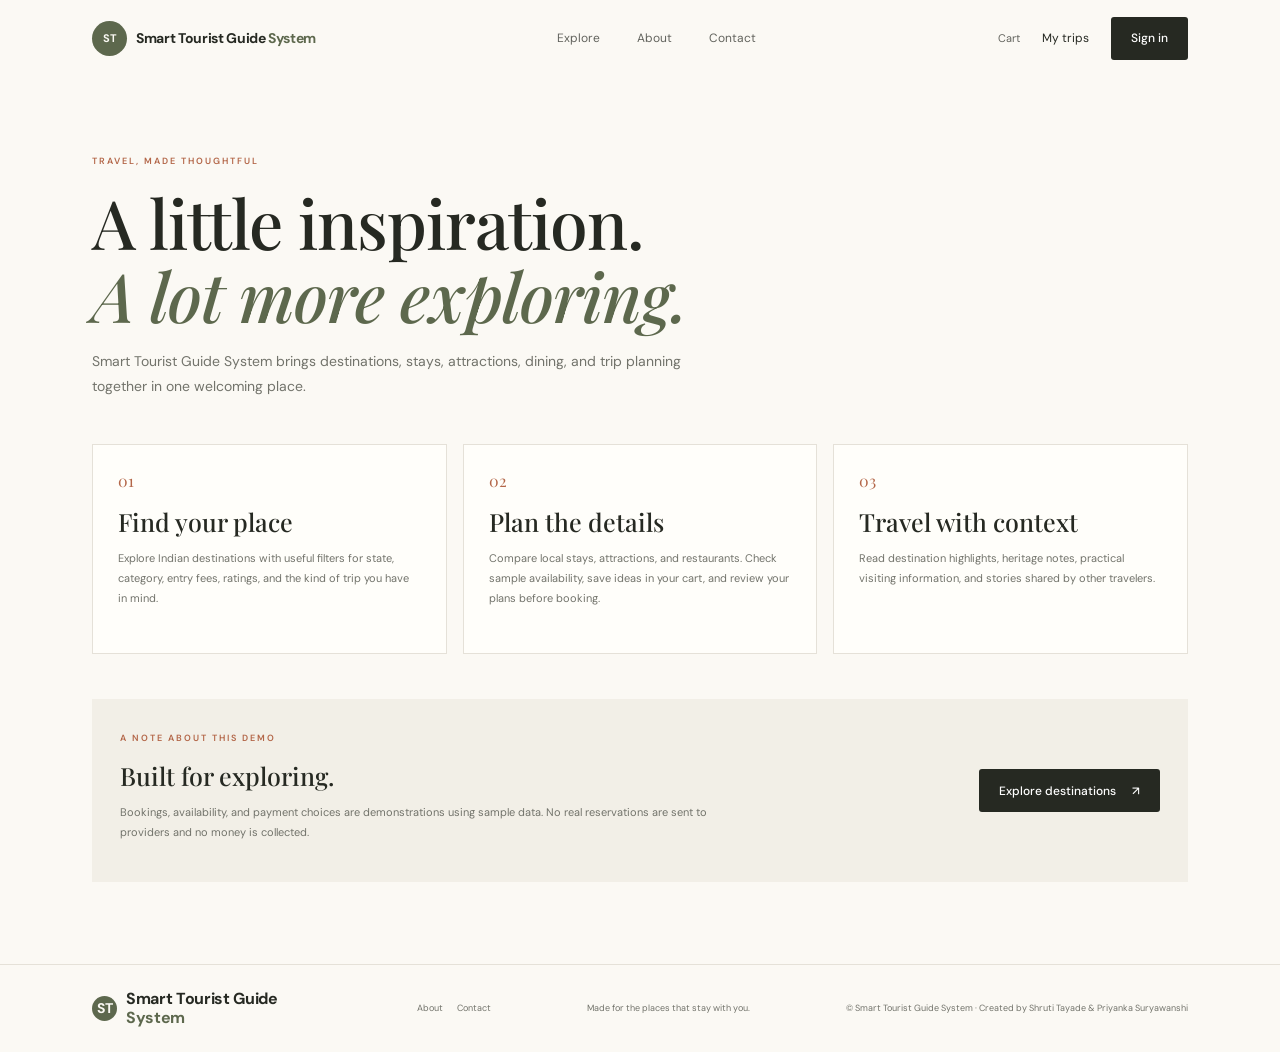
<file: about.html>
<!doctype html>
<html lang="en">
  <head>
    <meta charset="utf-8" />
    <meta name="viewport" content="width=device-width, initial-scale=1" />
    <meta name="theme-color" content="#fbf9f4" />
    <title>About · Smart Tourist Guide System</title>
    <link rel="preconnect" href="https://fonts.googleapis.com" />
    <link rel="preconnect" href="https://fonts.gstatic.com" crossorigin />
    <link
      href="https://fonts.googleapis.com/css2?family=DM+Sans:wght@400;500;600;700&family=Playfair+Display:wght@500;600;700&display=swap"
      rel="stylesheet"
    />
    <link rel="stylesheet" href="/styles.css" />
  </head>
  <body>
    <header class="site-header">
      <a class="brand" href="/" aria-label="Smart Tourist Guide System home">
        <span class="brand-mark">ST</span>
        <span class="brand-name">Smart Tourist Guide <span>System</span></span>
      </a>
      <nav class="main-nav" aria-label="Main navigation">
        <a href="/">Explore</a>
        <a href="/about" aria-current="page">About</a>
        <a href="/contact">Contact</a>
      </nav>
      <div class="header-actions"><a class="button button-dark" href="/account">Sign in</a></div>
    </header>
    <main class="section-wrap info-page">
      <span class="eyebrow section-eyebrow">TRAVEL, MADE THOUGHTFUL</span>
      <h1 class="page-title">
        A little inspiration.<br /><em>A lot more exploring.</em>
      </h1>
      <p class="page-intro">
        Smart Tourist Guide System brings destinations, stays, attractions,
        dining, and trip planning together in one welcoming place.
      </p>
      <section class="info-card-grid">
        <article class="info-card">
          <span class="info-card-icon">01</span>
          <h2>Find your place</h2>
          <p>
            Explore Indian destinations with useful filters for state, category,
            entry fees, ratings, and the kind of trip you have in mind.
          </p>
        </article>
        <article class="info-card">
          <span class="info-card-icon">02</span>
          <h2>Plan the details</h2>
          <p>
            Compare local stays, attractions, and restaurants. Check sample
            availability, save ideas in your cart, and review your plans before
            booking.
          </p>
        </article>
        <article class="info-card">
          <span class="info-card-icon">03</span>
          <h2>Travel with context</h2>
          <p>
            Read destination highlights, heritage notes, practical visiting
            information, and stories shared by other travelers.
          </p>
        </article>
      </section>
      <section class="info-callout">
        <div>
          <span class="eyebrow section-eyebrow">A NOTE ABOUT THIS DEMO</span>
          <h2>Built for exploring.</h2>
          <p>
            Bookings, availability, and payment choices are demonstrations using
            sample data. No real reservations are sent to providers and no money
            is collected.
          </p>
        </div>
        <a class="button button-dark" href="/">Explore destinations <span aria-hidden="true">↗</span></a>
      </section>
    </main>
    <footer class="site-footer">
      <a class="brand footer-brand" href="/">
        <span class="brand-mark">ST</span>
        <span class="brand-name">Smart Tourist Guide <span>System</span></span>
      </a>
      <nav class="footer-nav" aria-label="Footer navigation">
        <a href="/about">About</a>
        <a href="/contact">Contact</a>
      </nav>
      <p>Made for the places that stay with you.</p>
      <span>© Smart Tourist Guide System · Created by Shruti Tayade &amp; Priyanka Suryawanshi</span>
    </footer>
    <script src="/config.js"></script>
    <script src="/app.js" defer></script>
  </body>
</html>
</file>
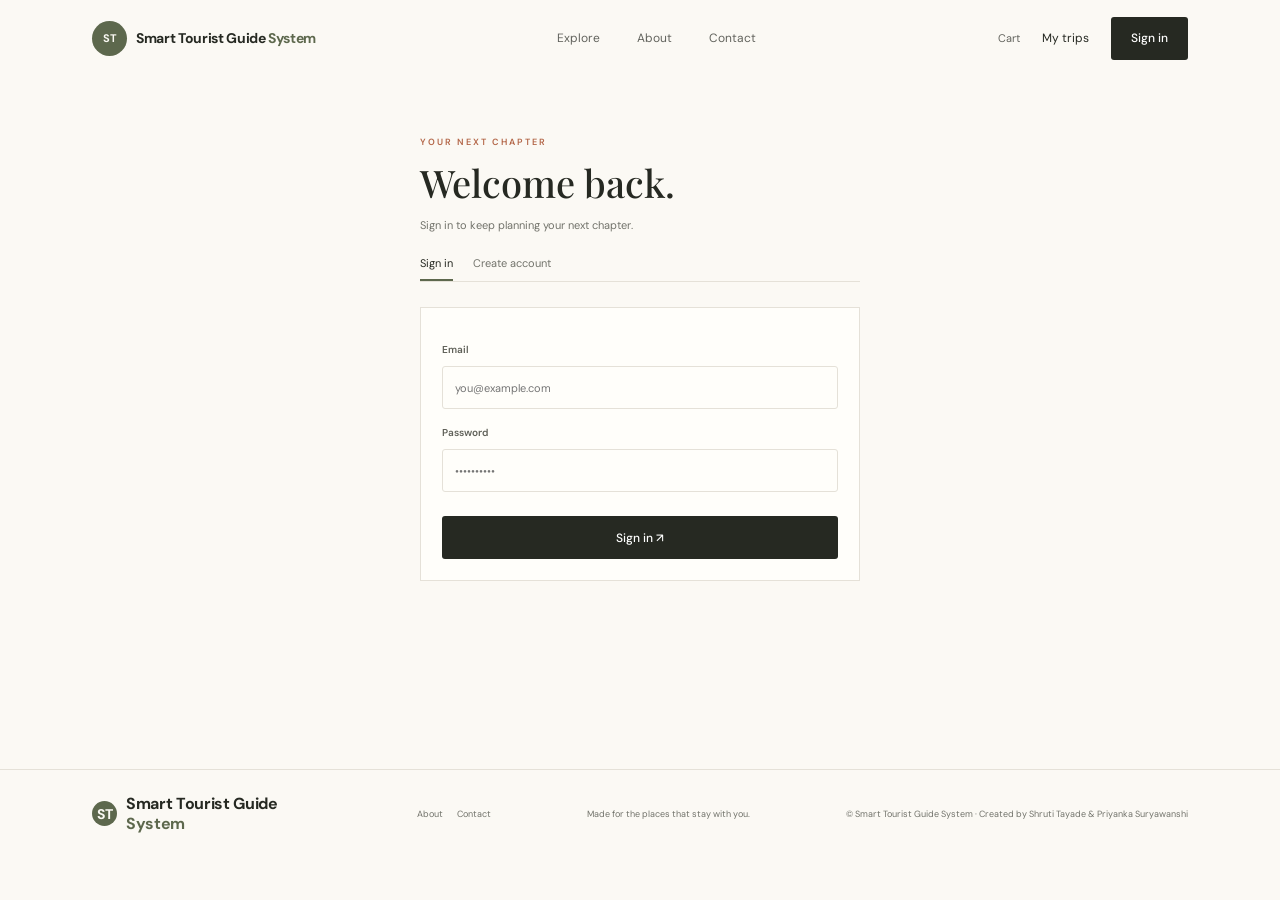
<file: account.html>
<!doctype html>
<html lang="en">
  <head>
    <meta charset="utf-8">
    <meta name="viewport" content="width=device-width, initial-scale=1">
    <meta name="theme-color" content="#fbf9f4">
    <title>Account · Smart Tourist Guide System</title>
    <link rel="preconnect" href="https://fonts.googleapis.com">
    <link rel="preconnect" href="https://fonts.gstatic.com" crossorigin>
    <link href="https://fonts.googleapis.com/css2?family=DM+Sans:wght@400;500;600;700&family=Playfair+Display:wght@500;600;700&display=swap" rel="stylesheet">
    <link rel="stylesheet" href="/styles.css">
  </head>
  <body>
    <header class="site-header">
      <a class="brand" href="/" aria-label="Smart Tourist Guide System home"><span class="brand-mark">ST</span><span class="brand-name">Smart Tourist Guide <span>System</span></span></a>
      <nav class="main-nav" aria-label="Main navigation"><a href="/">Explore</a><a href="/about">About</a><a href="/contact">Contact</a></nav>
      <div class="header-actions"><a class="button button-dark" href="/account">Sign in</a></div>
    </header>
    <main class="account-page">
      <span class="eyebrow section-eyebrow">YOUR NEXT CHAPTER</span>
      <h1 id="account-heading">Welcome back.</h1>
      <p class="page-intro" id="account-intro">Sign in to keep planning your next chapter.</p>
      <div id="account-notice"></div>
      <div class="auth-tabs">
        <a class="auth-tab is-active" id="tab-login" href="/account?mode=login">Sign in</a>
        <a class="auth-tab" id="tab-register" href="/account?mode=register">Create account</a>
      </div>
      <div id="account-form-container"></div>
    </main>
    <footer class="site-footer">
      <a class="brand footer-brand" href="/"><span class="brand-mark">ST</span><span class="brand-name">Smart Tourist Guide <span>System</span></span></a>
      <nav class="footer-nav" aria-label="Footer navigation"><a href="/about">About</a><a href="/contact">Contact</a></nav>
      <p>Made for the places that stay with you.</p>
      <span>© Smart Tourist Guide System · Created by Shruti Tayade &amp; Priyanka Suryawanshi</span>
    </footer>
    <script src="/config.js"></script>
    <script src="/app.js" defer></script>
  </body>
</html>
</file>
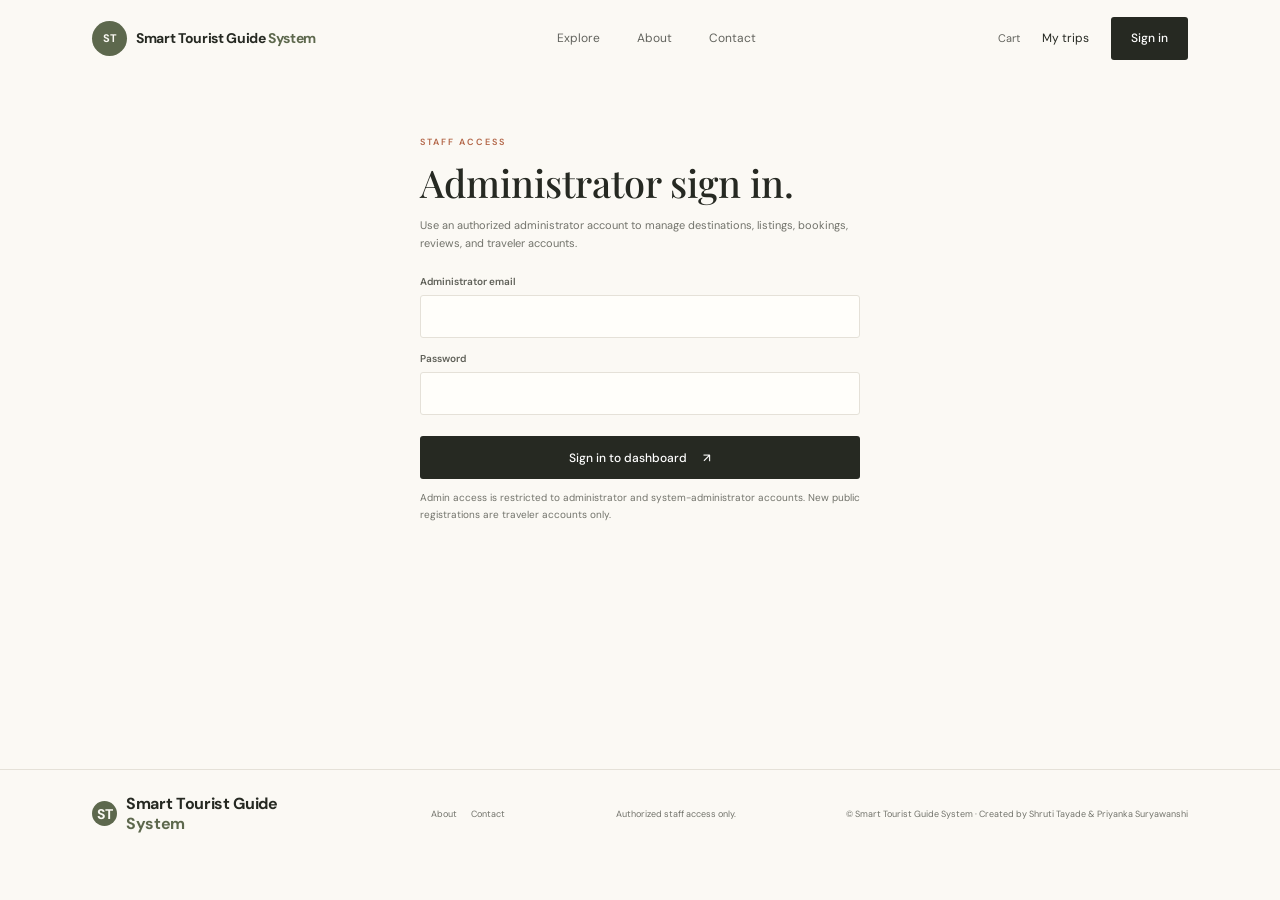
<file: admin-login.html>
<!doctype html>
<html lang="en">
  <head>
    <meta charset="utf-8">
    <meta name="viewport" content="width=device-width, initial-scale=1">
    <meta name="theme-color" content="#fbf9f4">
    <title>Administrator sign in · Smart Tourist Guide System</title>
    <link rel="preconnect" href="https://fonts.googleapis.com">
    <link rel="preconnect" href="https://fonts.gstatic.com" crossorigin>
    <link href="https://fonts.googleapis.com/css2?family=DM+Sans:wght@400;500;600;700&family=Playfair+Display:wght@500;600;700&display=swap" rel="stylesheet">
    <link rel="stylesheet" href="/styles.css">
  </head>
  <body>
    <header class="site-header">
      <a class="brand" href="/" aria-label="Smart Tourist Guide System home"><span class="brand-mark">ST</span><span class="brand-name">Smart Tourist Guide <span>System</span></span></a>
      <nav class="main-nav" aria-label="Main navigation"><a href="/">Explore</a><a href="/about">About</a><a href="/contact">Contact</a></nav>
      <div class="header-actions"><a class="text-button" href="/account">Traveler sign in</a></div>
    </header>
    <main class="account-page">
      <span class="eyebrow section-eyebrow">STAFF ACCESS</span>
      <h1>Administrator sign in.</h1>
      <p class="page-intro">Use an authorized administrator account to manage destinations, listings, bookings, reviews, and traveler accounts.</p>
      <div id="admin-notice"></div>
      <form id="admin-login-form">
        <label class="form-label" for="admin-email">Administrator email</label>
        <input class="form-input" id="admin-email" name="email" type="email" autocomplete="username" maxlength="254" required>
        <label class="form-label" for="admin-password">Password</label>
        <input class="form-input" id="admin-password" name="password" type="password" autocomplete="current-password" minlength="8" maxlength="72" required>
        <button class="button button-dark form-submit" type="submit">Sign in to dashboard <span aria-hidden="true">↗</span></button>
      </form>
      <p class="modal-note">Admin access is restricted to administrator and system-administrator accounts. New public registrations are traveler accounts only.</p>
    </main>
    <footer class="site-footer">
      <a class="brand footer-brand" href="/"><span class="brand-mark">ST</span><span class="brand-name">Smart Tourist Guide <span>System</span></span></a>
      <nav class="footer-nav" aria-label="Footer navigation"><a href="/about">About</a><a href="/contact">Contact</a></nav>
      <p>Authorized staff access only.</p>
      <span>© Smart Tourist Guide System · Created by Shruti Tayade &amp; Priyanka Suryawanshi</span>
    </footer>
    <script src="/config.js"></script>
    <script src="/app.js" defer></script>
  </body>
</html>
</file>
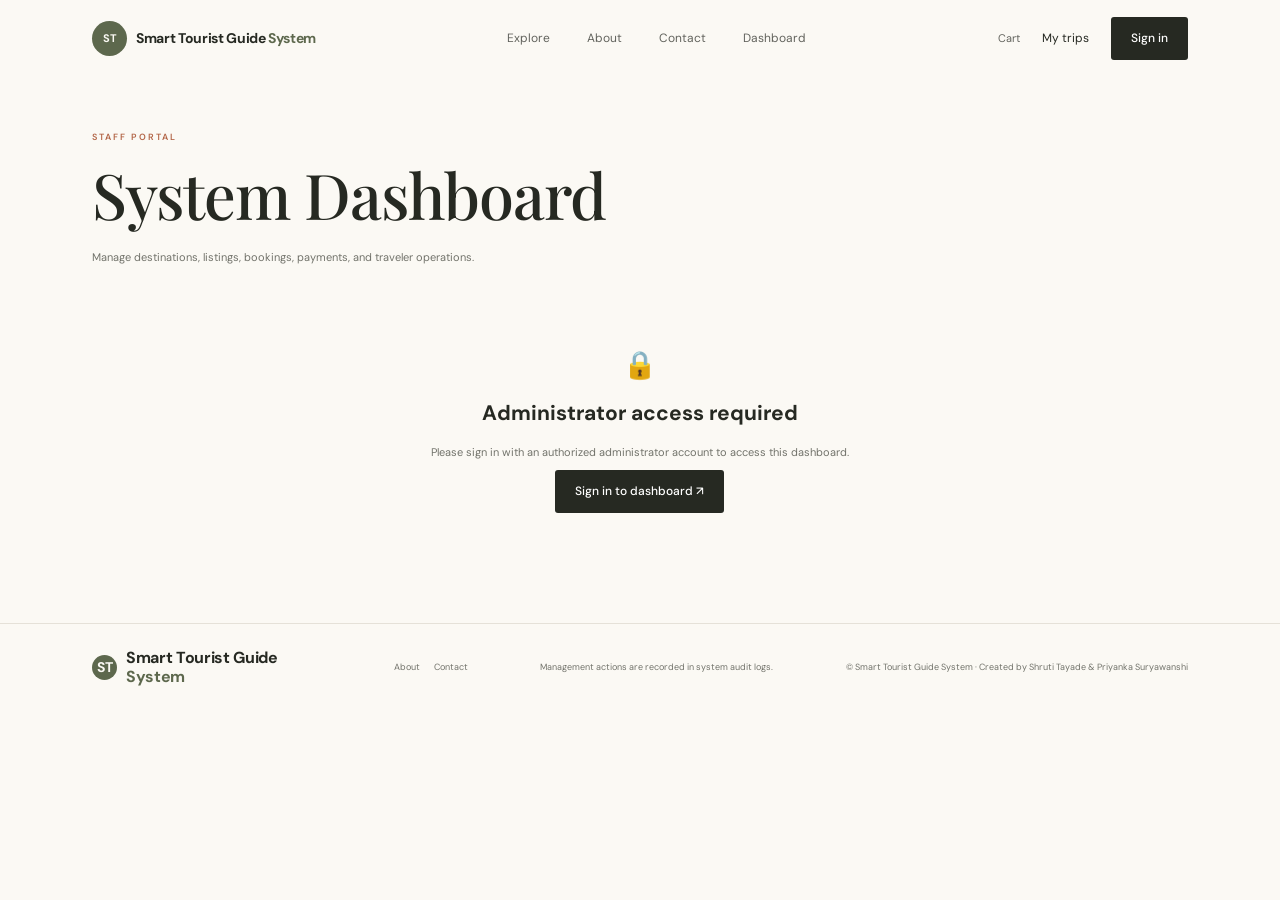
<file: admin.html>
<!doctype html>
<html lang="en">
  <head>
    <meta charset="utf-8">
    <meta name="viewport" content="width=device-width, initial-scale=1">
    <meta name="theme-color" content="#fbf9f4">
    <title>System Dashboard · Smart Tourist Guide System</title>
    <link rel="preconnect" href="https://fonts.googleapis.com">
    <link rel="preconnect" href="https://fonts.gstatic.com" crossorigin>
    <link href="https://fonts.googleapis.com/css2?family=DM+Sans:wght@400;500;600;700&family=Playfair+Display:wght@500;600;700&display=swap" rel="stylesheet">
    <link rel="stylesheet" href="/styles.css">
  </head>
  <body>
    <header class="site-header">
      <a class="brand" href="/" aria-label="Smart Tourist Guide System home">
        <span class="brand-mark">ST</span>
        <span class="brand-name">Smart Tourist Guide <span>System</span></span>
      </a>
      <nav class="main-nav" aria-label="Main navigation">
        <a href="/">Explore</a>
        <a href="/about">About</a>
        <a href="/contact">Contact</a>
        <a href="/admin.html">Dashboard</a>
      </nav>
      <div class="header-actions"><a class="button button-dark" href="/account">Sign in</a></div>
    </header>
    <main class="section-wrap dashboard-page">
      <span class="eyebrow section-eyebrow" id="admin-role">STAFF PORTAL</span>
      <h1 class="page-title" id="admin-title">System Dashboard</h1>
      <p class="page-intro" id="admin-desc">Manage destinations, listings, bookings, payments, and traveler operations.</p>
      <div id="admin-notice"></div>
      <div id="admin-dashboard-container">
        <p class="page-intro">Loading system dashboard and live database records...</p>
      </div>
    </main>
    <footer class="site-footer">
      <a class="brand footer-brand" href="/">
        <span class="brand-mark">ST</span>
        <span class="brand-name">Smart Tourist Guide <span>System</span></span>
      </a>
      <nav class="footer-nav" aria-label="Footer navigation">
        <a href="/about">About</a>
        <a href="/contact">Contact</a>
      </nav>
      <p>Management actions are recorded in system audit logs.</p>
      <span>© Smart Tourist Guide System · Created by Shruti Tayade &amp; Priyanka Suryawanshi</span>
    </footer>
    <script src="/config.js"></script>
    <script src="/app.js" defer></script>
  </body>
</html>
</file>
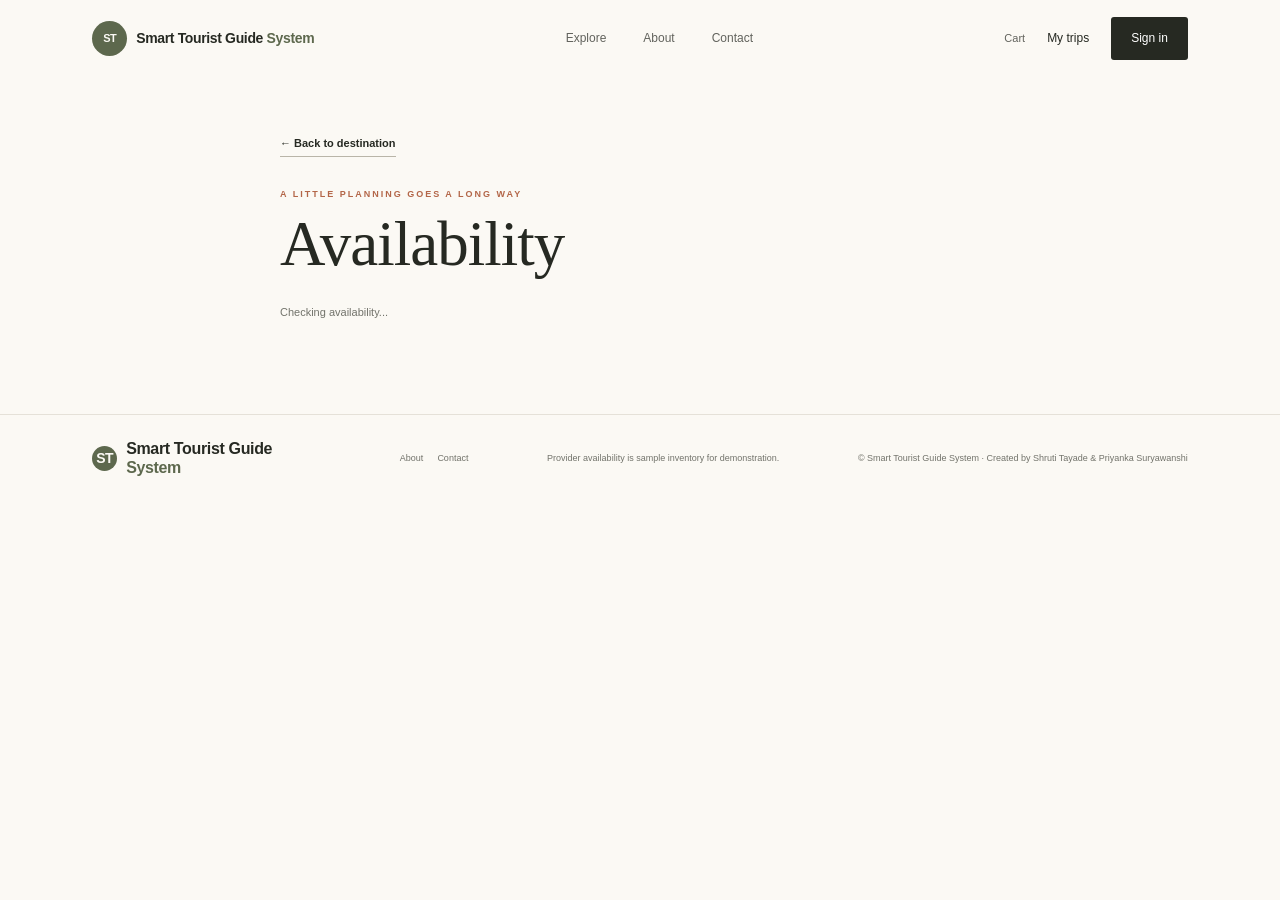
<file: availability.html>
<!doctype html>
<html lang="en">
  <head>
    <meta charset="utf-8" />
    <meta name="viewport" content="width=device-width, initial-scale=1" />
    <title>Check availability · Smart Tourist Guide System</title>
    <link rel="stylesheet" href="/styles.css" />
  </head>
  <body>
    <header class="site-header">
      <a class="brand" href="/" aria-label="Smart Tourist Guide System home">
        <span class="brand-mark">ST</span>
        <span class="brand-name">Smart Tourist Guide <span>System</span></span>
      </a>
      <nav class="main-nav" aria-label="Main navigation">
        <a href="/">Explore</a>
        <a href="/about">About</a>
        <a href="/contact">Contact</a>
      </nav>
      <div class="header-actions"><a class="button button-dark" href="/account">Sign in</a></div>
    </header>
    <main class="section-wrap checkout-page">
      <a class="underlined-link back-link" id="availability-back-link" href="/">← Back to destination</a>
      <p class="eyebrow section-eyebrow">A LITTLE PLANNING GOES A LONG WAY</p>
      <h1 class="page-title" id="availability-heading">Availability</h1>
      <div id="availability-notice"></div>
      <div id="availability-content">
        <p class="page-intro">Checking availability...</p>
      </div>
    </main>
    <footer class="site-footer">
      <a class="brand footer-brand" href="/">
        <span class="brand-mark">ST</span>
        <span class="brand-name">Smart Tourist Guide <span>System</span></span>
      </a>
      <nav class="footer-nav" aria-label="Footer navigation">
        <a href="/about">About</a>
        <a href="/contact">Contact</a>
      </nav>
      <p>Provider availability is sample inventory for demonstration.</p>
      <span>© Smart Tourist Guide System · Created by Shruti Tayade &amp; Priyanka Suryawanshi</span>
    </footer>
    <script src="/config.js"></script>
    <script src="/app.js" defer></script>
  </body>
</html>
</file>
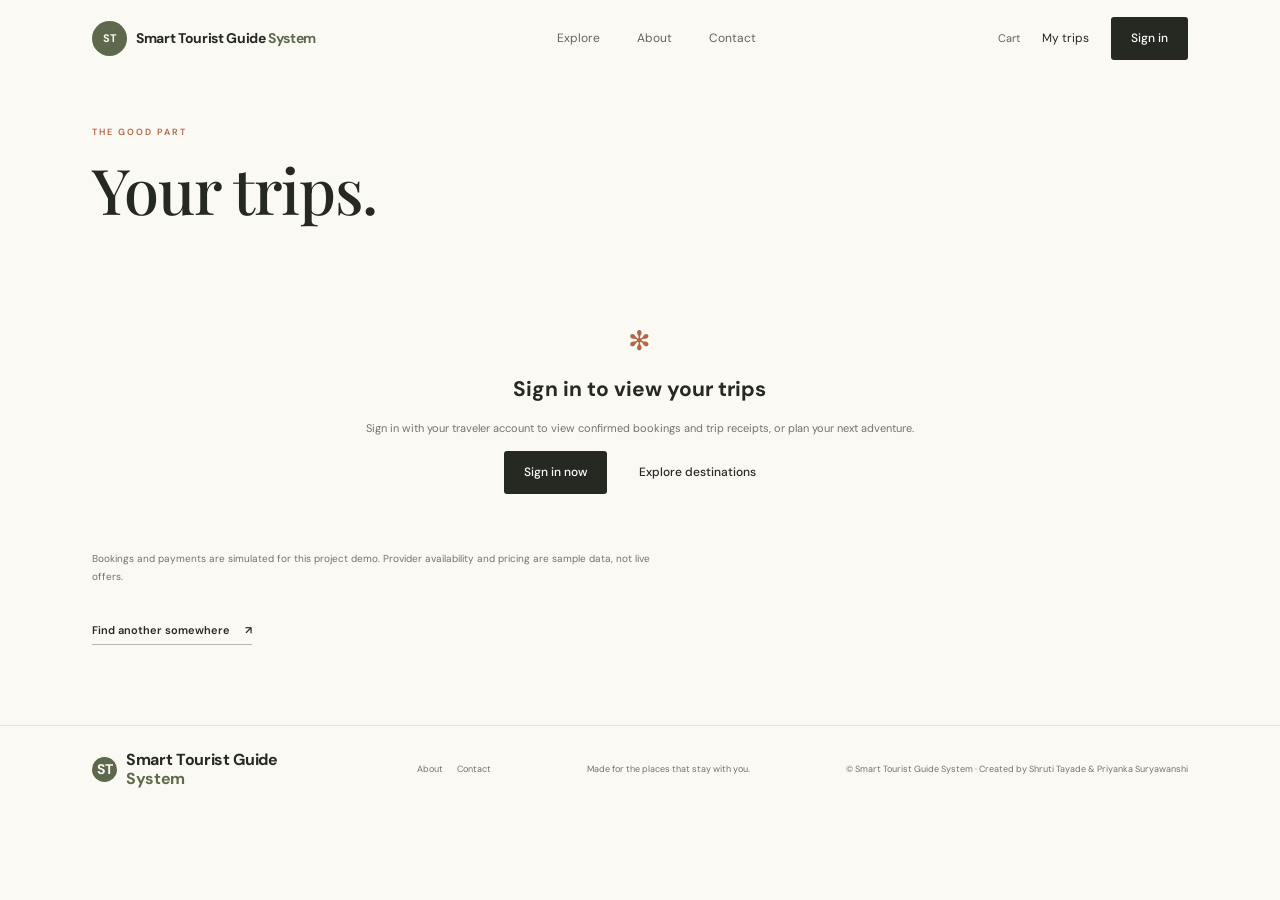
<file: bookings.html>
<!doctype html>
<html lang="en">
  <head>
    <meta charset="utf-8">
    <meta name="viewport" content="width=device-width, initial-scale=1">
    <meta name="theme-color" content="#fbf9f4">
    <title>Your trips · Smart Tourist Guide System</title>
    <link rel="preconnect" href="https://fonts.googleapis.com">
    <link rel="preconnect" href="https://fonts.gstatic.com" crossorigin>
    <link href="https://fonts.googleapis.com/css2?family=DM+Sans:wght@400;500;600;700&family=Playfair+Display:wght@500;600;700&display=swap" rel="stylesheet">
    <link rel="stylesheet" href="/styles.css">
  </head>
  <body>
    <header class="site-header">
      <a class="brand" href="/" aria-label="Smart Tourist Guide System home"><span class="brand-mark">ST</span><span class="brand-name">Smart Tourist Guide <span>System</span></span></a>
      <nav class="main-nav" aria-label="Main navigation"><a href="/">Explore</a><a href="/about">About</a><a href="/contact">Contact</a></nav>
      <div class="header-actions"><a class="button button-dark" href="/account">Sign in</a></div>
    </header>
    <main class="page-main section-wrap trips-page">
      <span class="eyebrow section-eyebrow">THE GOOD PART</span>
      <h1 class="page-title">Your trips.</h1>
      <div id="trips-notice"></div>
      <div id="trips-container">
        <p class="page-intro">Loading your trips...</p>
      </div>
      <p class="modal-note">Bookings and payments are simulated for this project demo. Provider availability and pricing are sample data, not live offers.</p>
      <a class="underlined-link" href="/">Find another somewhere <span aria-hidden="true">↗</span></a>
    </main>
    <footer class="site-footer">
      <a class="brand footer-brand" href="/"><span class="brand-mark">ST</span><span class="brand-name">Smart Tourist Guide <span>System</span></span></a>
      <nav class="footer-nav" aria-label="Footer navigation"><a href="/about">About</a><a href="/contact">Contact</a></nav>
      <p>Made for the places that stay with you.</p>
      <span>© Smart Tourist Guide System · Created by Shruti Tayade &amp; Priyanka Suryawanshi</span>
    </footer>
    <script src="/config.js"></script>
    <script src="/app.js" defer></script>
  </body>
</html>
</file>
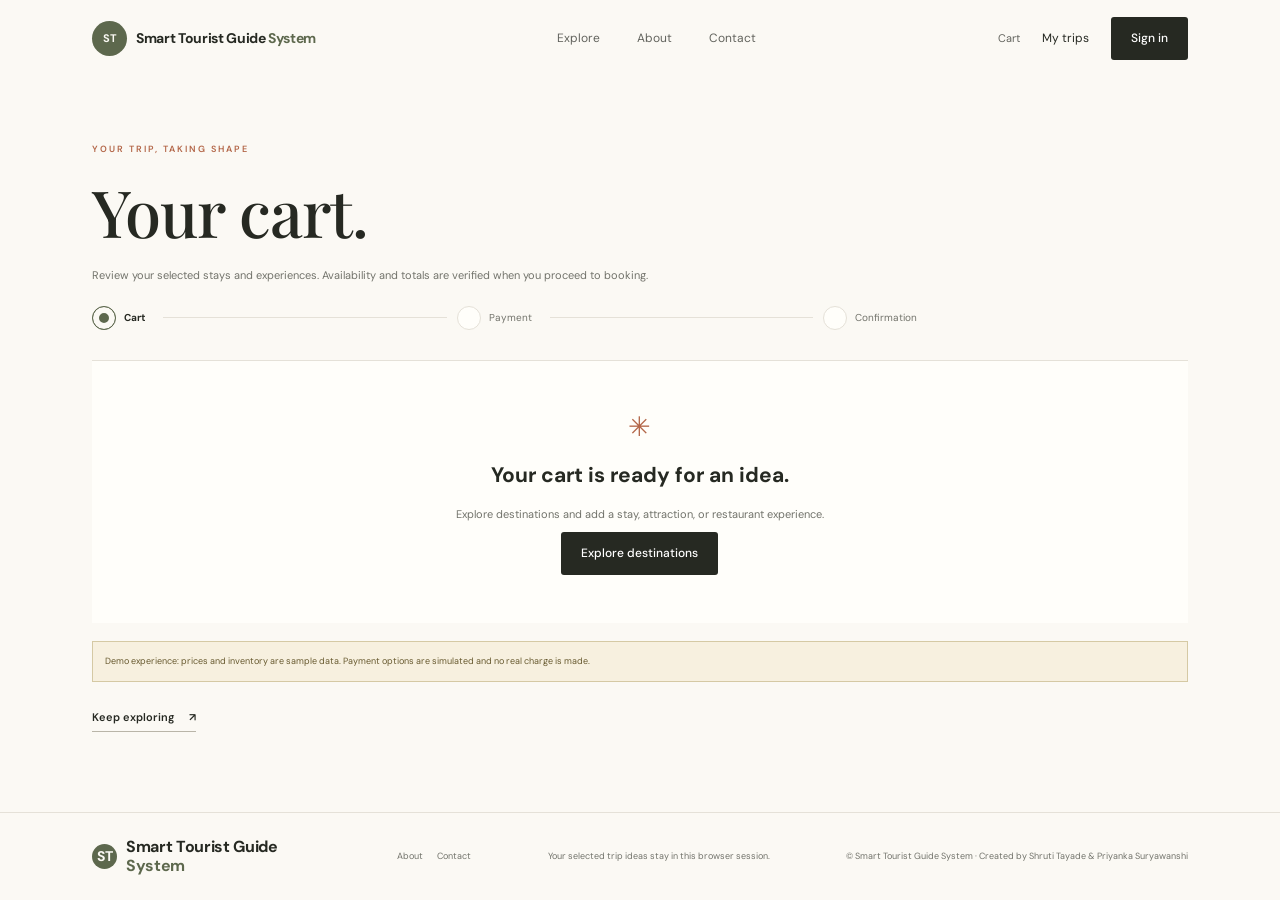
<file: cart.html>
<!doctype html>
<html lang="en">
  <head>
    <meta charset="utf-8">
    <meta name="viewport" content="width=device-width, initial-scale=1">
    <meta name="theme-color" content="#fbf9f4">
    <title>Your trip cart · Smart Tourist Guide System</title>
    <link rel="preconnect" href="https://fonts.googleapis.com">
    <link rel="preconnect" href="https://fonts.gstatic.com" crossorigin>
    <link href="https://fonts.googleapis.com/css2?family=DM+Sans:wght@400;500;600;700&family=Playfair+Display:wght@500;600;700&display=swap" rel="stylesheet">
    <link rel="stylesheet" href="/styles.css">
  </head>
  <body>
    <header class="site-header">
      <a class="brand" href="/" aria-label="Smart Tourist Guide System home"><span class="brand-mark">ST</span><span class="brand-name">Smart Tourist Guide <span>System</span></span></a>
      <nav class="main-nav" aria-label="Main navigation"><a href="/">Explore</a><a href="/about">About</a><a href="/contact">Contact</a></nav>
      <div class="header-actions"><a class="button button-dark" href="/account">Sign in</a></div>
    </header>
    <main class="section-wrap cart-page">
      <span class="eyebrow section-eyebrow">YOUR TRIP, TAKING SHAPE</span>
      <h1 class="page-title">Your cart.</h1>
      <p class="page-intro">Review your selected stays and experiences. Availability and totals are verified when you proceed to booking.</p>
      <ol class="checkout-steps" aria-label="Checkout progress">
        <li class="is-current">Cart</li>
        <li>Payment</li>
        <li>Confirmation</li>
      </ol>
      <div id="cart-notice"></div>
      <div class="cart-items" id="cart-items-container">
        <p class="page-intro">Loading cart items...</p>
      </div>
      <div id="cart-summary-container"></div>
      <p class="demo-warning">Demo experience: prices and inventory are sample data. Payment options are simulated and no real charge is made.</p>
      <a class="underlined-link" href="/">Keep exploring <span aria-hidden="true">↗</span></a>
    </main>
    <footer class="site-footer">
      <a class="brand footer-brand" href="/"><span class="brand-mark">ST</span><span class="brand-name">Smart Tourist Guide <span>System</span></span></a>
      <nav class="footer-nav" aria-label="Footer navigation"><a href="/about">About</a><a href="/contact">Contact</a></nav>
      <p>Your selected trip ideas stay in this browser session.</p>
      <span>© Smart Tourist Guide System · Created by Shruti Tayade &amp; Priyanka Suryawanshi</span>
    </footer>
    <script src="/config.js"></script>
    <script src="/app.js" defer></script>
  </body>
</html>
</file>
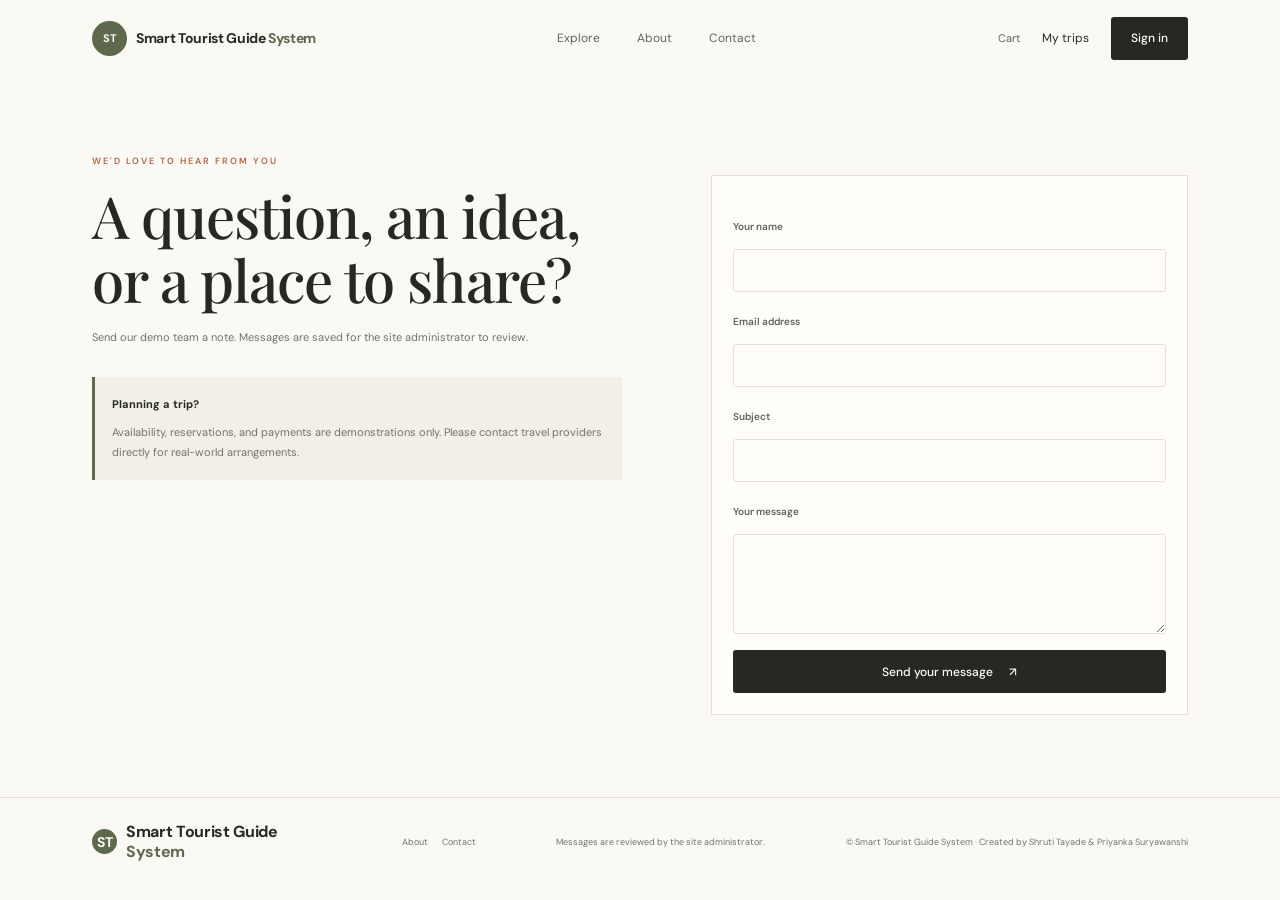
<file: contact.html>
<!doctype html>
<html lang="en">
  <head>
    <meta charset="utf-8">
    <meta name="viewport" content="width=device-width, initial-scale=1">
    <meta name="theme-color" content="#fbf9f4">
    <title>Contact · Smart Tourist Guide System</title>
    <link rel="preconnect" href="https://fonts.googleapis.com">
    <link rel="preconnect" href="https://fonts.gstatic.com" crossorigin>
    <link href="https://fonts.googleapis.com/css2?family=DM+Sans:wght@400;500;600;700&family=Playfair+Display:wght@500;600;700&display=swap" rel="stylesheet">
    <link rel="stylesheet" href="/styles.css">
  </head>
  <body>
    <header class="site-header">
      <a class="brand" href="/" aria-label="Smart Tourist Guide System home">
        <span class="brand-mark">ST</span>
        <span class="brand-name">Smart Tourist Guide <span>System</span></span>
      </a>
      <nav class="main-nav" aria-label="Main navigation">
        <a href="/">Explore</a>
        <a href="/about">About</a>
        <a href="/contact" aria-current="page">Contact</a>
      </nav>
      <div class="header-actions"><a class="button button-dark" href="/account">Sign in</a></div>
    </header>
    <main class="section-wrap info-page contact-page">
      <div class="contact-intro">
        <span class="eyebrow section-eyebrow">WE'D LOVE TO HEAR FROM YOU</span>
        <h1 class="page-title">A question, an idea,<br>or a place to share?</h1>
        <p class="page-intro">Send our demo team a note. Messages are saved for the site administrator to review.</p>
        <aside class="contact-note">
          <strong>Planning a trip?</strong>
          <p>Availability, reservations, and payments are demonstrations only. Please contact travel providers directly for real-world arrangements.</p>
        </aside>
      </div>
      <form class="contact-form form-panel" id="contact-form">
        <div id="contact-notice"></div>
        <label class="form-label" for="contact-name">Your name</label>
        <input class="form-input" id="contact-name" name="name" minlength="2" maxlength="100" autocomplete="name" required>
        <label class="form-label" for="contact-email">Email address</label>
        <input class="form-input" id="contact-email" name="email" type="email" maxlength="254" autocomplete="email" required>
        <label class="form-label" for="contact-subject">Subject</label>
        <input class="form-input" id="contact-subject" name="subject" minlength="3" maxlength="150" required>
        <label class="form-label" for="contact-message">Your message</label>
        <textarea class="form-input" id="contact-message" name="message" minlength="10" maxlength="3000" rows="6" required></textarea>
        <button class="button button-dark form-submit" type="submit">Send your message <span aria-hidden="true">↗</span></button>
      </form>
    </main>
    <footer class="site-footer">
      <a class="brand footer-brand" href="/">
        <span class="brand-mark">ST</span>
        <span class="brand-name">Smart Tourist Guide <span>System</span></span>
      </a>
      <nav class="footer-nav" aria-label="Footer navigation"><a href="/about">About</a><a href="/contact">Contact</a></nav>
      <p>Messages are reviewed by the site administrator.</p>
      <span>© Smart Tourist Guide System · Created by Shruti Tayade &amp; Priyanka Suryawanshi</span>
    </footer>
    <script src="/config.js"></script>
    <script src="/app.js" defer></script>
  </body>
</html>
</file>
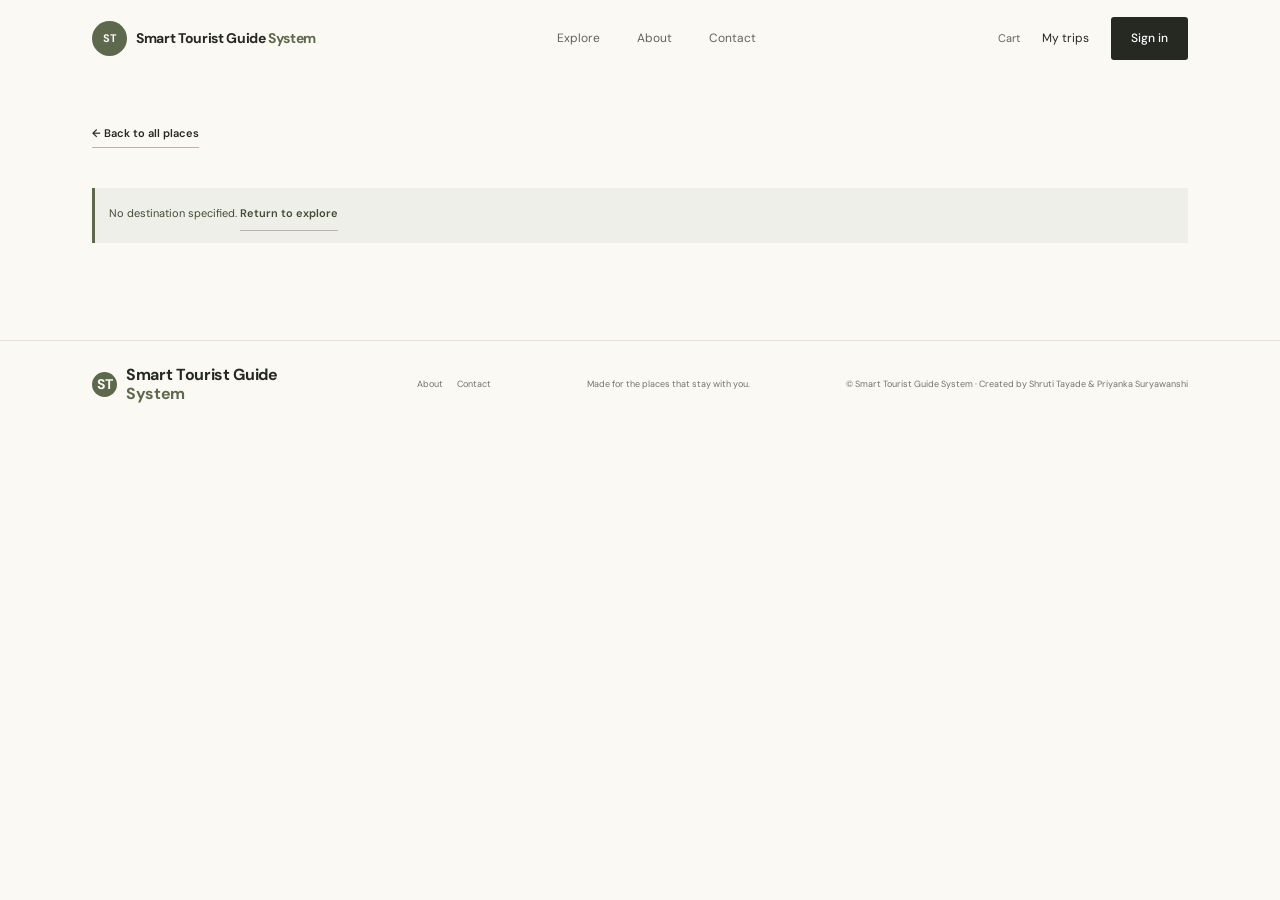
<file: destination.html>
<!doctype html>
<html lang="en">
  <head>
    <meta charset="utf-8">
    <meta name="viewport" content="width=device-width, initial-scale=1">
    <meta name="theme-color" content="#fbf9f4">
    <title>Destination Details · Smart Tourist Guide System</title>
    <link rel="preconnect" href="https://fonts.googleapis.com">
    <link rel="preconnect" href="https://fonts.gstatic.com" crossorigin>
    <link href="https://fonts.googleapis.com/css2?family=DM+Sans:wght@400;500;600;700&family=Playfair+Display:wght@500;600;700&display=swap" rel="stylesheet">
    <link rel="stylesheet" href="/styles.css">
  </head>
  <body>
    <header class="site-header">
      <a class="brand" href="/" aria-label="Smart Tourist Guide System home"><span class="brand-mark">ST</span><span class="brand-name">Smart Tourist Guide <span>System</span></span></a>
      <nav class="main-nav" aria-label="Main navigation"><a href="/">Explore</a><a href="/about">About</a><a href="/contact">Contact</a></nav>
      <div class="header-actions"><a class="button button-dark" href="/account">Sign in</a></div>
    </header>
    <main class="page-main section-wrap destination-page">
      <a class="underlined-link back-link" href="/">← Back to all places</a>
      <div id="destination-notice"></div>
      <div id="destination-container">
        <p class="page-intro">Loading destination details...</p>
      </div>
    </main>
    <footer class="site-footer">
      <a class="brand footer-brand" href="/"><span class="brand-mark">ST</span><span class="brand-name">Smart Tourist Guide <span>System</span></span></a>
      <nav class="footer-nav" aria-label="Footer navigation"><a href="/about">About</a><a href="/contact">Contact</a></nav>
      <p>Made for the places that stay with you.</p>
      <span>© Smart Tourist Guide System · Created by Shruti Tayade &amp; Priyanka Suryawanshi</span>
    </footer>
    <script src="/config.js"></script>
    <script src="/app.js" defer></script>
  </body>
</html>
</file>
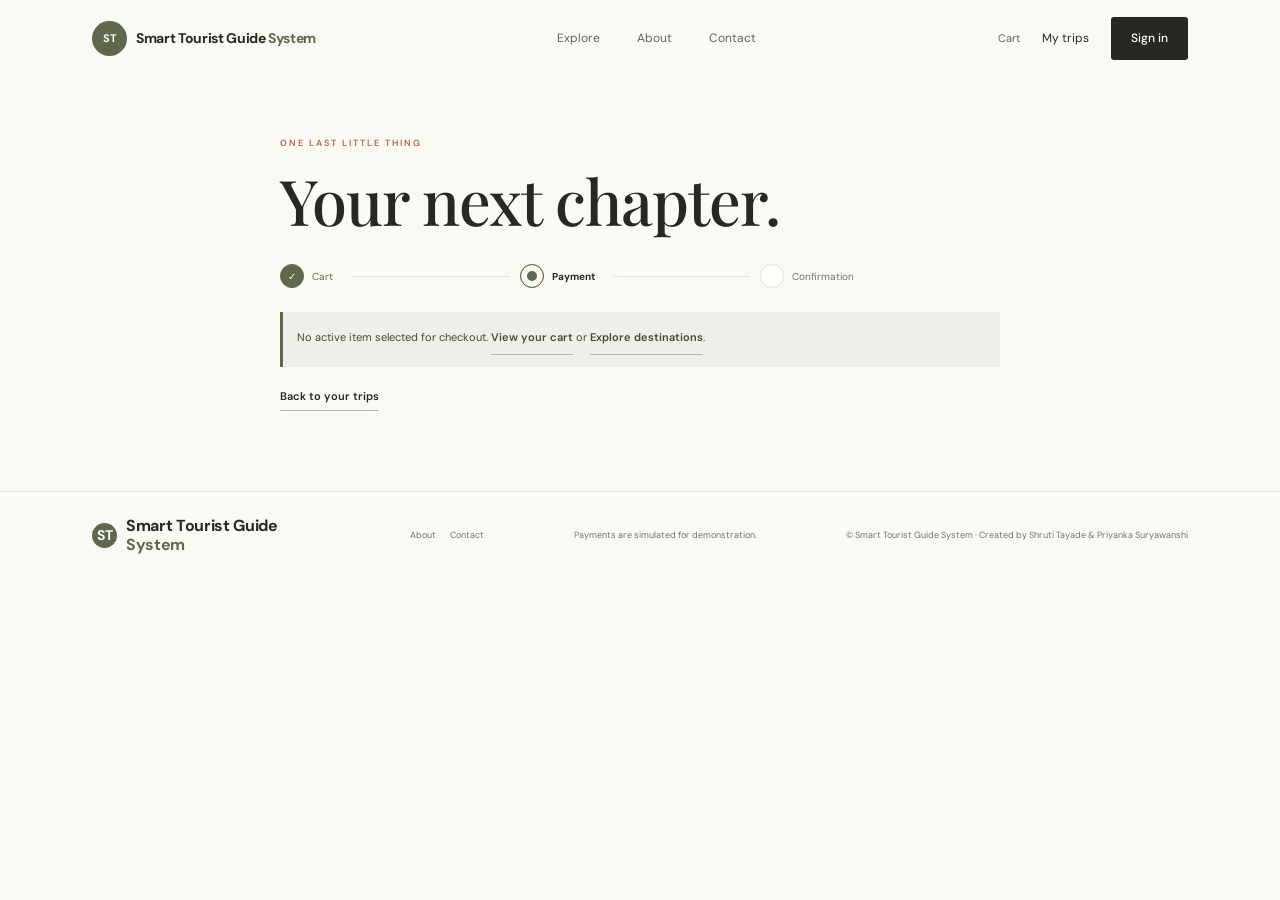
<file: payment.html>
<!doctype html>
<html lang="en">
  <head>
    <meta charset="utf-8">
    <meta name="viewport" content="width=device-width, initial-scale=1">
    <meta name="theme-color" content="#fbf9f4">
    <title>Payment · Smart Tourist Guide System</title>
    <link rel="preconnect" href="https://fonts.googleapis.com">
    <link rel="preconnect" href="https://fonts.gstatic.com" crossorigin>
    <link href="https://fonts.googleapis.com/css2?family=DM+Sans:wght@400;500;600;700&family=Playfair+Display:wght@500;600;700&display=swap" rel="stylesheet">
    <link rel="stylesheet" href="/styles.css">
  </head>
  <body>
    <header class="site-header">
      <a class="brand" href="/" aria-label="Smart Tourist Guide System home"><span class="brand-mark">ST</span><span class="brand-name">Smart Tourist Guide <span>System</span></span></a>
      <nav class="main-nav" aria-label="Main navigation"><a href="/">Explore</a><a href="/about">About</a><a href="/contact">Contact</a></nav>
      <div class="header-actions"><a class="button button-dark" href="/account">Sign in</a></div>
    </header>
    <main class="section-wrap checkout-page">
      <span class="eyebrow section-eyebrow">ONE LAST LITTLE THING</span>
      <h1 class="page-title">Your next chapter.</h1>
      <ol class="checkout-steps" aria-label="Checkout progress">
        <li class="is-complete">Cart</li>
        <li class="is-current">Payment</li>
        <li>Confirmation</li>
      </ol>
      <div id="payment-notice"></div>
      <div id="payment-details-container">
        <p class="page-intro">Loading booking details...</p>
      </div>
      <a class="underlined-link" href="/trips">Back to your trips</a>
    </main>
    <footer class="site-footer">
      <a class="brand footer-brand" href="/"><span class="brand-mark">ST</span><span class="brand-name">Smart Tourist Guide <span>System</span></span></a>
      <nav class="footer-nav" aria-label="Footer navigation"><a href="/about">About</a><a href="/contact">Contact</a></nav>
      <p>Payments are simulated for demonstration.</p>
      <span>© Smart Tourist Guide System · Created by Shruti Tayade &amp; Priyanka Suryawanshi</span>
    </footer>
    <script src="/config.js"></script>
    <script src="/app.js" defer></script>
  </body>
</html>
</file>
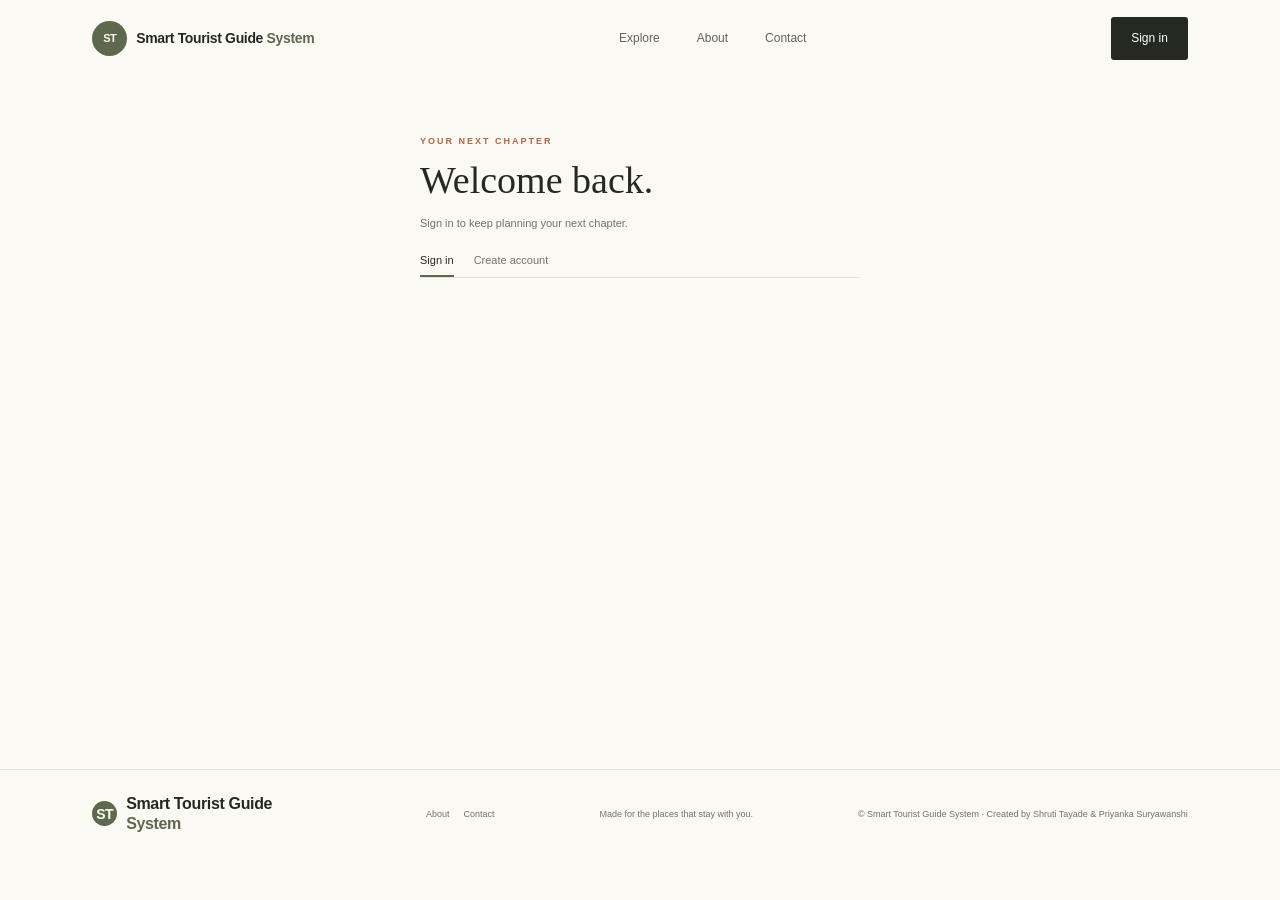
<file: profile.html>
<!doctype html>
<html lang="en">
  <head>
    <meta charset="utf-8">
    <meta name="viewport" content="width=device-width, initial-scale=1">
    <meta name="theme-color" content="#fbf9f4">
    <title>Your profile · Smart Tourist Guide System</title>
    <link rel="preconnect" href="https://fonts.googleapis.com">
    <link rel="preconnect" href="https://fonts.gstatic.com" crossorigin>
    <link href="https://fonts.googleapis.com/css2?family=DM+Sans:wght@400;500;600;700&family=Playfair+Display:wght@500;600;700&display=swap" rel="stylesheet">
    <link rel="stylesheet" href="/styles.css">
  </head>
  <body>
    <header class="site-header">
      <a class="brand" href="/" aria-label="Smart Tourist Guide System home"><span class="brand-mark">ST</span><span class="brand-name">Smart Tourist Guide <span>System</span></span></a>
      <nav class="main-nav" aria-label="Main navigation"><a href="/">Explore</a><a href="/about">About</a><a href="/contact">Contact</a></nav>
      <div class="header-actions"><a class="button button-dark" href="/account">Sign in</a></div>
    </header>
    <main class="section-wrap profile-page">
      <span class="eyebrow section-eyebrow">YOUR ACCOUNT</span>
      <h1 class="page-title">Your profile.</h1>
      <p class="page-intro">Keep your contact details up to date for your trip plans and booking receipts.</p>
      <nav class="account-nav" aria-label="Account navigation">
        <a class="is-active" href="/profile">Profile</a>
        <a href="/trips">My trips</a>
        <a href="/cart">Trip cart</a>
        <span id="management-nav-link"></span>
      </nav>
      <div id="profile-notice"></div>
      <section class="profile-card">
        <div class="profile-summary">
          <div class="profile-avatar" id="profile-initials" aria-hidden="true">U</div>
          <div>
            <p class="eyebrow section-eyebrow" id="profile-role">SIGNED IN</p>
            <h2 id="profile-display-name">Tourist</h2>
            <p id="profile-created">Member</p>
          </div>
        </div>
        <div class="profile-stats">
          <div><strong id="profile-trips-count">0</strong><span>trip plans</span></div>
          <div><strong id="profile-status">active</strong><span>account status</span></div>
        </div>
      </section>
      <section class="profile-form-card">
        <h2>Personal information</h2>
        <p class="modal-note">These details are used to identify your account and appear on your booking receipts.</p>
        <form id="profile-form">
          <label class="form-label" for="profile-name">Full name</label>
          <input class="form-input" id="profile-name" name="name" autocomplete="name" minlength="2" maxlength="100" required>
          <label class="form-label" for="profile-email">Email address</label>
          <input class="form-input" id="profile-email" name="email" type="email" autocomplete="email" maxlength="254" required>
          <label class="form-label" for="profile-phone">Phone number</label>
          <input class="form-input" id="profile-phone" name="phone" type="tel" autocomplete="tel" minlength="7" maxlength="30" required>
          <button class="button button-dark form-submit" type="submit">Save profile</button>
        </form>
      </section>
      <p class="demo-warning">Payment data is never stored here. This application currently demonstrates payment results only; no payment provider is connected.</p>
    </main>
    <footer class="site-footer">
      <a class="brand footer-brand" href="/"><span class="brand-mark">ST</span><span class="brand-name">Smart Tourist Guide <span>System</span></span></a>
      <nav class="footer-nav" aria-label="Footer navigation"><a href="/about">About</a><a href="/contact">Contact</a></nav>
      <p>Your account details stay in your local demo database.</p>
      <span>© Smart Tourist Guide System · Created by Shruti Tayade &amp; Priyanka Suryawanshi</span>
    </footer>
    <script src="/config.js"></script>
    <script src="/app.js" defer></script>
  </body>
</html>
</file>
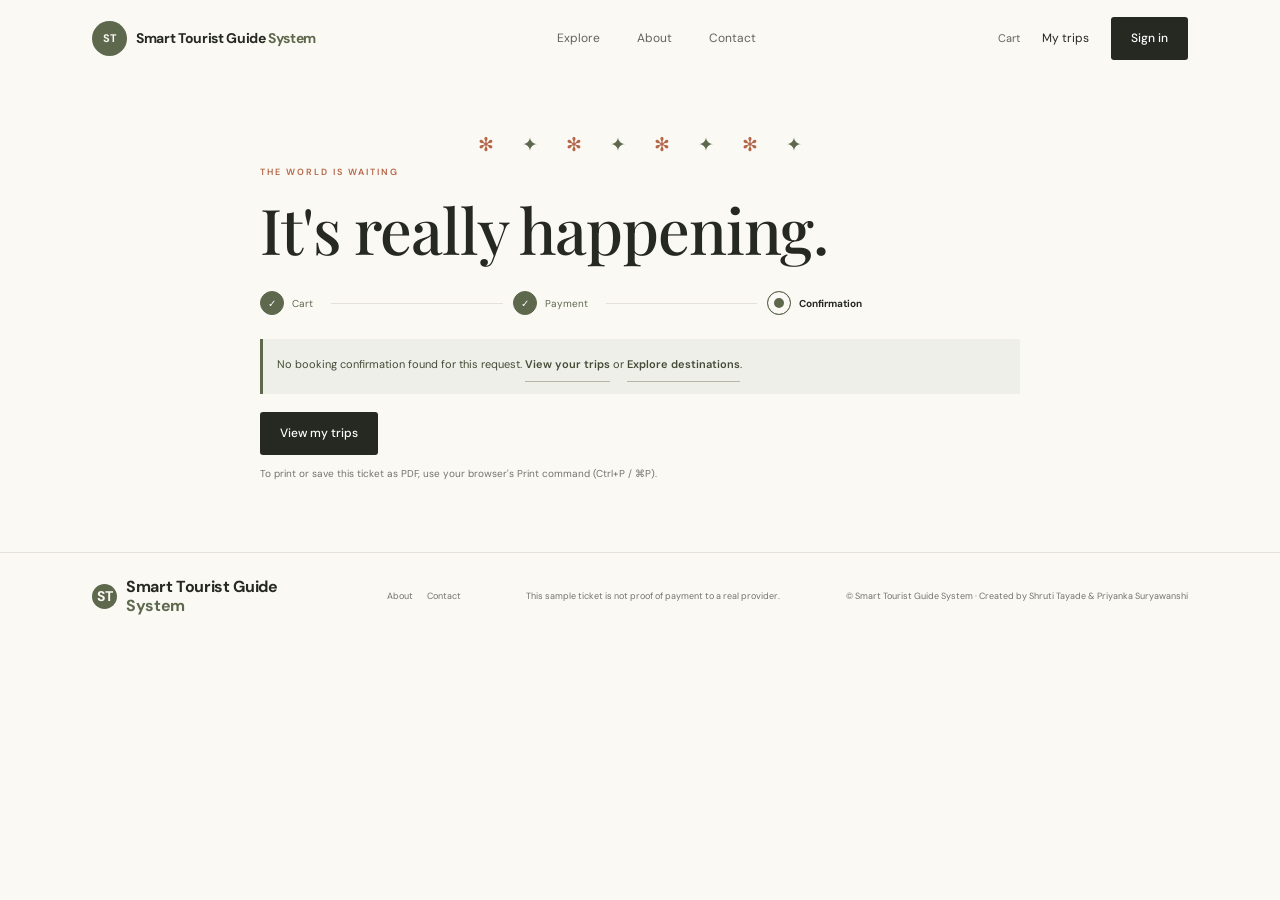
<file: receipt.html>
<!doctype html>
<html lang="en">
  <head>
    <meta charset="utf-8">
    <meta name="viewport" content="width=device-width, initial-scale=1">
    <meta name="theme-color" content="#fbf9f4">
    <title>Your e-ticket · Smart Tourist Guide System</title>
    <link rel="preconnect" href="https://fonts.googleapis.com">
    <link rel="preconnect" href="https://fonts.gstatic.com" crossorigin>
    <link href="https://fonts.googleapis.com/css2?family=DM+Sans:wght@400;500;600;700&family=Playfair+Display:wght@500;600;700&display=swap" rel="stylesheet">
    <link rel="stylesheet" href="/styles.css">
  </head>
  <body>
    <header class="site-header no-print">
      <a class="brand" href="/" aria-label="Smart Tourist Guide System home"><span class="brand-mark">ST</span><span class="brand-name">Smart Tourist Guide <span>System</span></span></a>
      <nav class="main-nav" aria-label="Main navigation"><a href="/">Explore</a><a href="/about">About</a><a href="/contact">Contact</a></nav>
      <div class="header-actions"><a class="button button-dark" href="/account">Sign in</a></div>
    </header>
    <main class="receipt-page">
      <div class="confetti" aria-hidden="true"><span>✻</span><span>✦</span><span>✻</span><span>✦</span><span>✻</span><span>✦</span><span>✻</span><span>✦</span></div>
      <p class="eyebrow section-eyebrow">THE WORLD IS WAITING</p>
      <h1 class="page-title">It's really happening.</h1>
      <ol class="checkout-steps" aria-label="Checkout progress">
        <li class="is-complete">Cart</li>
        <li class="is-complete">Payment</li>
        <li class="is-current">Confirmation</li>
      </ol>
      <div id="receipt-container">
        <p class="page-intro">Loading your e-ticket...</p>
      </div>
      <div class="receipt-actions no-print"><a class="button button-dark" href="/trips">View my trips</a></div>
      <p class="modal-note no-print">To print or save this ticket as PDF, use your browser's Print command (Ctrl+P / ⌘P).</p>
    </main>
    <footer class="site-footer no-print">
      <a class="brand footer-brand" href="/"><span class="brand-mark">ST</span><span class="brand-name">Smart Tourist Guide <span>System</span></span></a>
      <nav class="footer-nav" aria-label="Footer navigation"><a href="/about">About</a><a href="/contact">Contact</a></nav>
      <p>This sample ticket is not proof of payment to a real provider.</p>
      <span>© Smart Tourist Guide System · Created by Shruti Tayade &amp; Priyanka Suryawanshi</span>
    </footer>
    <script src="/config.js"></script>
    <script src="/app.js" defer></script>
  </body>
</html>
</file>
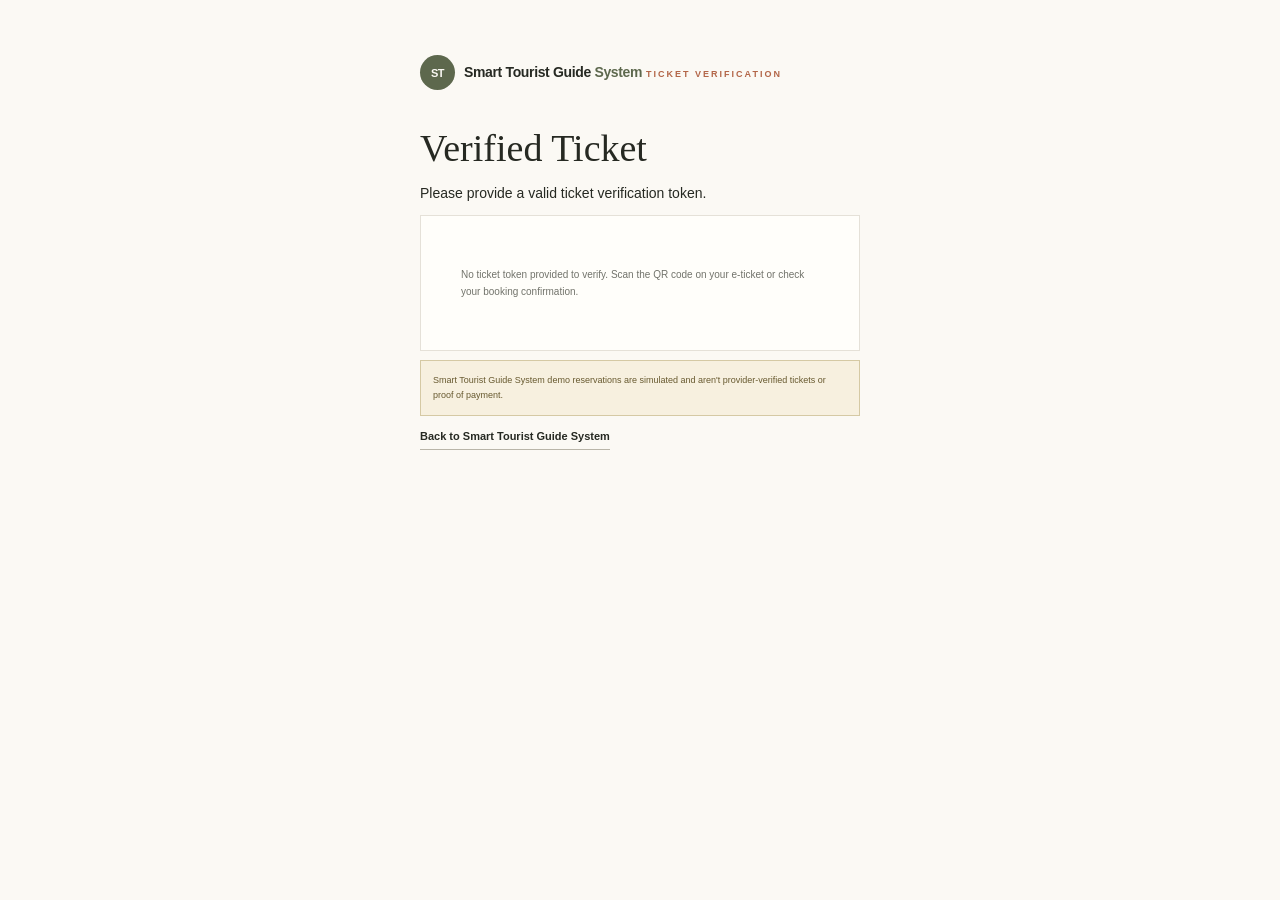
<file: verify.html>
<!doctype html>
<html lang="en">
  <head>
    <meta charset="utf-8">
    <meta name="viewport" content="width=device-width, initial-scale=1">
    <title>Ticket verification · Smart Tourist Guide System</title>
    <link rel="stylesheet" href="/styles.css">
  </head>
  <body>
    <main class="account-page">
      <a class="brand" href="/" aria-label="Smart Tourist Guide System home">
        <span class="brand-mark">ST</span>
        <span class="brand-name">Smart Tourist Guide <span>System</span></span>
      </a>
      <span class="eyebrow section-eyebrow">TICKET VERIFICATION</span>
      <h1>Verified Ticket</h1>
      <p id="verify-message">Smart Tourist Guide System reservation details</p>
      <div class="receipt-card" id="verify-details">
        <p>This demo reservation was recorded in the database.</p>
      </div>
      <p class="demo-warning">Smart Tourist Guide System demo reservations are simulated and aren't provider-verified tickets or proof of payment.</p>
      <a class="underlined-link" href="/">Back to Smart Tourist Guide System</a>
    </main>
    <script src="/config.js"></script>
    <script src="/app.js" defer></script>
  </body>
</html>
</file>
<file: styles.css>
:root {
  color-scheme: light;
  --paper: #fbf9f4;
  --paper-deep: #f2efe7;
  --ink: #262922;
  --muted: #72736b;
  --olive: #5d684d;
  --rust: #b36648;
  --line: #e5e1d8;
  --display: "Playfair Display", Georgia, serif;
  --body: "DM Sans", Arial, sans-serif;
}

* { box-sizing: border-box; }
html { scroll-behavior: smooth; scroll-padding-top: 86px; }
body { margin: 0; color: var(--ink); background: var(--paper); font-family: var(--body); font-size: 14px; -webkit-font-smoothing: antialiased; }
button, input, select { font: inherit; }
button, a, select { -webkit-tap-highlight-color: transparent; }
a { color: inherit; text-decoration: none; }
button { color: inherit; }
[hidden] { display: none !important; }
.visually-hidden { position: absolute; width: 1px; height: 1px; padding: 0; margin: -1px; overflow: hidden; clip: rect(0, 0, 0, 0); white-space: nowrap; border: 0; }

.site-header { height: 76px; padding: 0 7.2%; display: flex; align-items: center; justify-content: space-between; background: var(--paper); }
.brand { display: inline-flex; align-items: center; gap: 9px; flex: 0 0 auto; font-size: 14px; font-weight: 700; letter-spacing: -.35px; }
.brand-mark { display: grid; width: 35px; height: 35px; flex: 0 0 auto; place-items: center; color: var(--paper); background: var(--olive); border-radius: 50%; font-family: var(--body); font-size: 11px; font-weight: 700; letter-spacing: -.6px; }
.brand-name { max-width: 195px; line-height: 1.2; }
.brand-name span { color: var(--olive); }
.main-nav, .header-actions { display: flex; align-items: center; gap: 37px; }
.main-nav a { color: #62635d; font-size: 12px; transition: color .2s; }
.main-nav a:hover, .text-button:hover { color: var(--rust); }
.header-actions { gap: 22px; }
.header-link { color: #62635d; font-size: 11px; }
.header-link:hover { color: var(--rust); }
.button { min-height: 43px; display: inline-flex; align-items: center; justify-content: center; gap: 16px; padding: 0 20px; border: 0; border-radius: 3px; cursor: pointer; font-weight: 500; font-size: 12px; transition: transform .2s, background .2s; }
.button:hover { transform: translateY(-2px); }
.button-dark { color: white; background: var(--ink); }
.button-dark:hover { background: var(--olive); }
.button-light { color: var(--ink); background: var(--paper); }
.text-button { border: 0; padding: 8px 0; background: transparent; cursor: pointer; font-size: 12px; transition: color .2s; }

.hero { min-height: 610px; height: min(680px, 68vw); position: relative; display: flex; align-items: center; overflow: hidden; color: #fff; background: #5d6254; }
.hero-image, .hero-shade { position: absolute; inset: 0; width: 100%; height: 100%; }
.hero-image { object-fit: cover; object-position: center 51%; }
.hero-shade { background: linear-gradient(90deg, rgb(23 31 26 / 60%) 0%, rgb(24 32 27 / 34%) 48%, rgb(24 32 27 / 6%) 100%), linear-gradient(0deg, rgb(23 31 26 / 26%), transparent 24%); }
.hero-content { position: relative; z-index: 1; width: min(1160px, 85.6%); margin: -4px auto 0; }
.eyebrow { font-size: 9px; font-weight: 600; letter-spacing: 2px; }
.hero-eyebrow { display: inline-flex; align-items: center; gap: 9px; color: #eeeade; }
.eyebrow-dot { display: inline-block; width: 6px; height: 6px; border-radius: 50%; background: #d2ae7b; }
.hero h1 { margin: 20px 0 15px; font-family: var(--display); font-size: clamp(63px, 8vw, 106px); font-weight: 500; line-height: .96; letter-spacing: -3px; }
.hero-content > p { margin: 0 0 30px; color: rgb(255 255 255 / 83%); font-size: 13px; }
.hero-cta { min-width: 170px; justify-content: space-between; }
.hero-caption { position: absolute; z-index: 1; left: 7.2%; bottom: 28px; display: flex; align-items: center; gap: 11px; color: rgb(255 255 255 / 77%); font-size: 9px; letter-spacing: .35px; }
.caption-line { width: 27px; height: 1px; background: #d1ae7c; }
.hero-index { position: absolute; right: 7.2%; bottom: 27px; display: flex; align-items: center; gap: 10px; color: rgb(255 255 255 / 66%); font-size: 9px; }
.hero-index span:first-child { color: #fff; }
.index-divider { width: 24px; height: 1px; background: rgb(255 255 255 / 50%); }

.section-wrap { width: min(1100px, 85.6%); margin: 0 auto; }
.intro { min-height: 300px; display: grid; grid-template-columns: 1fr .72fr; align-items: center; gap: 60px; padding-top: 18px; padding-bottom: 17px; }
.section-eyebrow { color: var(--rust); }
.intro h2, .section-heading h2, .modal h2 { margin: 13px 0 0; font-family: var(--display); font-size: clamp(34px, 4.1vw, 49px); font-weight: 500; line-height: 1.14; letter-spacing: -.8px; }
.intro h2 em, .section-heading h2 em { color: var(--olive); font-weight: 500; }
.intro-copy { max-width: 390px; padding-top: 24px; }
.intro-copy p { color: var(--muted); font-size: 12px; line-height: 1.9; }
.underlined-link { display: inline-flex; align-items: center; gap: 15px; padding: 5px 0 7px; border-bottom: 1px solid #b9b5a8; font-size: 11px; font-weight: 600; transition: color .2s, border-color .2s; }
.underlined-link:hover { color: var(--rust); border-color: var(--rust); }

.destinations-section { padding: 76px 0 92px; background: var(--paper-deep); }
.section-heading { display: flex; align-items: end; justify-content: space-between; margin-bottom: 31px; }
.section-heading h2 { font-size: clamp(32px, 3.7vw, 42px); }
.section-aside { margin: 0 0 6px; color: var(--muted); font-size: 11px; line-height: 1.8; }
.search-form { display: grid; grid-template-columns: 1fr 240px 155px; gap: 8px; padding: 7px; border: 1px solid #e6e1d7; border-radius: 4px; background: var(--paper); }
.search-field, .category-field { min-width: 0; display: flex; align-items: center; }
.search-icon { padding: 0 11px; color: var(--olive); font-family: var(--display); font-size: 24px; }
.search-field input, .category-field select { width: 100%; min-height: 43px; border: 0; outline: none; color: var(--ink); background: transparent; font-size: 11px; }
.search-field input::placeholder { color: #9a9a91; }
.category-field { border-left: 1px solid var(--line); padding-left: 17px; }
.category-field select { cursor: pointer; }
.search-button { min-height: 43px; }
.search-form { grid-template-columns: minmax(200px, 1.4fr) repeat(4, minmax(120px, .8fr)) 150px; align-items: end; gap: 7px; }
.filter-field { min-width: 0; display: grid; gap: 5px; padding: 0 9px; }
.filter-label { display: flex; justify-content: space-between; color: var(--muted); font-size: 8px; font-weight: 600; letter-spacing: .6px; }
.filter-label strong { color: var(--olive); }
.filter-field select, .filter-field input { width: 100%; min-height: 36px; border: 0; outline-color: var(--olive); background: transparent; font-size: 10px; }
.filter-field input[type="range"] { accent-color: var(--olive); }
.category-pills { display: flex; flex-wrap: wrap; gap: 8px; margin: 16px 0 5px; }
.category-pill { padding: 8px 12px; border: 1px solid #ded9ce; border-radius: 99px; color: #62635d; font-size: 9px; transition: color .2s, background .2s; }
.category-pill:hover, .category-pill.is-active { border-color: var(--olive); background: var(--olive); color: white; }
.results-meta { min-height: 51px; display: flex; align-items: center; justify-content: space-between; }
.results-meta p { margin: 0; color: var(--muted); font-size: 10px; }
.clear-search { color: var(--rust); }
.destination-grid { display: grid; grid-template-columns: repeat(3, minmax(0, 1fr)); gap: 28px 22px; }
.destination-card { min-width: 0; background: var(--paper); cursor: pointer; }
.destination-card img { width: 100%; height: 235px; object-fit: cover; display: block; }
.destination-hero-image { width: 100%; height: clamp(230px, 42vw, 440px); object-fit: cover; display: block; margin: 16px 0 24px; background: var(--paper-deep); }
.card-link { display: block; height: 100%; }
.card-image-wrap { position: relative; height: 235px; overflow: hidden; background: #dedbcf; }
.card-image { width: 100%; height: 100%; object-fit: cover; transition: transform .5s; }
.destination-card:hover .card-image { transform: scale(1.04); }
.card-category { position: absolute; top: 14px; left: 14px; padding: 7px 9px; background: var(--paper); color: var(--ink); font-size: 8px; font-weight: 600; letter-spacing: 1px; text-transform: uppercase; }
.card-arrow { position: absolute; right: 13px; bottom: 13px; width: 34px; height: 34px; display: grid; place-items: center; border-radius: 50%; background: var(--paper); font-size: 15px; transition: background .2s, color .2s; }
.destination-card:hover .card-arrow { color: white; background: var(--olive); }
.card-content { padding: 17px 17px 19px; }
.card-location { margin: 0 0 6px; color: var(--rust); font-size: 8px; font-weight: 600; letter-spacing: 1.35px; text-transform: uppercase; }
.card-content h3 { margin: 0; font-family: var(--display); font-size: 24px; font-weight: 500; letter-spacing: -.25px; }
.card-description { display: -webkit-box; min-height: 38px; margin: 8px 0 14px; overflow: hidden; color: var(--muted); font-size: 10px; line-height: 1.8; -webkit-box-orient: vertical; -webkit-line-clamp: 2; }
.card-foot { display: flex; align-items: center; justify-content: space-between; padding-top: 11px; border-top: 1px solid var(--line); color: var(--muted); font-size: 9px; }
.card-rating { color: var(--ink); }
.card-rating span { color: #bd8950; }
.empty-state { padding: 68px 0 30px; text-align: center; }
.empty-state > span { color: var(--rust); font-size: 27px; }
.empty-state h3 { margin: 14px 0 7px; font-family: var(--display); font-size: 25px; font-weight: 500; }
.empty-state p { color: var(--muted); font-size: 11px; }
.page-main { padding-top: 45px; padding-bottom: 80px; }
.back-link { margin-bottom: 23px; }
.page-title { margin: 8px 0 12px; font-family: var(--display); font-size: clamp(39px, 6vw, 63px); font-weight: 500; letter-spacing: -1px; }
.detail-image { display: block; width: 100%; height: clamp(230px, 42vw, 440px); margin: 16px 0 24px; object-fit: cover; background: var(--paper-deep); }
.detail-columns { display: grid; grid-template-columns: repeat(3, minmax(0, 1fr)); gap: 20px; margin-top: 35px; }
.detail-group h2, .subheading { margin: 0 0 12px; font-family: var(--display); font-size: 23px; font-weight: 500; }
.review-list { max-width: 750px; margin-top: 54px; }
.review-list > h2 { margin-bottom: 18px; }
.form-panel { display: grid; gap: 3px; margin-top: 25px; padding: 21px; border: 1px solid var(--line); background: #fffefa; }
.form-panel h3 { margin: 0 0 5px; font-family: var(--display); font-size: 21px; font-weight: 500; }
.form-input { display: block; width: 100%; min-height: 43px; padding: 10px 12px; border: 1px solid var(--line); border-radius: 3px; outline-color: var(--olive); background: #fffefa; color: var(--ink); font-size: 11px; }
textarea.form-input { min-height: 100px; resize: vertical; }
.form-panel .button { justify-self: start; margin-top: 8px; }
.page-notice { margin: 17px 0; padding: 12px 14px; border-left: 3px solid var(--olive); background: #eeefe8; color: #434b37; font-size: 11px; line-height: 1.6; }
.page-notice[role="alert"] { border-color: #a34238; background: #f7ece9; color: #8c352e; }
.inline-form, .cancel-form { display: inline; }
.account-page { width: min(440px, calc(100% - 36px)); min-height: 62vh; margin: 55px auto 80px; }
.account-page > h1 { margin: 12px 0 8px; font-family: var(--display); font-size: 38px; font-weight: 500; line-height: 1.15; }
.account-page .page-intro { margin-bottom: 22px; color: var(--muted); font-size: 11px; line-height: 1.7; }
.account-page form > .form-label { margin-top: 14px; }
.account-page .form-submit { width: 100%; margin-top: 21px; }
.account-page > .auth-tabs { margin-bottom: 20px; }
.auth-tab { display: inline-block; text-decoration: none; }
.profile-page { max-width: 820px; min-height: 68vh; padding-top: 54px; padding-bottom: 80px; }
.profile-page > .page-title { margin: 12px 0; font-family: var(--display); font-size: clamp(42px, 6vw, 62px); font-weight: 500; }
.profile-page > .page-intro { max-width: 640px; }
.account-nav { display: flex; flex-wrap: wrap; gap: 8px; margin: 24px 0; padding-bottom: 14px; border-bottom: 1px solid var(--line); }
.account-nav a { padding: 9px 13px; border: 1px solid var(--line); border-radius: 99px; color: var(--muted); font-size: 10px; }
.account-nav a:hover, .account-nav a.is-active { border-color: var(--olive); background: var(--olive); color: white; }
.profile-card { display: flex; align-items: center; justify-content: space-between; gap: 24px; padding: 22px; border: 1px solid var(--line); background: #fffefa; }
.profile-summary { display: flex; align-items: center; gap: 15px; min-width: 0; }
.profile-avatar { width: 54px; height: 54px; flex: 0 0 auto; display: grid; place-items: center; border-radius: 50%; background: var(--olive); color: white; font-family: var(--display); font-size: 19px; }
.profile-summary .eyebrow { margin: 0; font-size: 8px; }
.profile-summary h2 { margin: 5px 0; font-family: var(--display); font-size: 22px; font-weight: 500; overflow-wrap: anywhere; }
.profile-summary p:last-child { margin: 0; color: var(--muted); font-size: 10px; }
.profile-stats { display: flex; gap: 18px; }
.profile-stats div { display: grid; gap: 4px; text-align: center; }
.profile-stats strong { font-family: var(--display); font-size: 19px; font-weight: 500; }
.profile-stats span { color: var(--muted); font-size: 9px; }
.profile-form-card { margin: 24px 0; padding: 24px; border: 1px solid var(--line); background: #fffefa; }
.profile-form-card h2 { margin: 0; font-family: var(--display); font-size: 24px; font-weight: 500; }
.profile-form-card form { max-width: 540px; }
.checkout-steps { display: flex; align-items: center; gap: 0; margin: 20px 0 24px; padding: 0; list-style: none; }
.checkout-steps li { position: relative; display: flex; flex: 1 1 0; align-items: center; gap: 8px; color: var(--muted); font-size: 10px; }
.checkout-steps li::before { content: ""; width: 22px; height: 22px; flex: 0 0 auto; display: grid; place-items: center; border: 1px solid var(--line); border-radius: 50%; background: #fffefa; }
.checkout-steps li:not(:last-child)::after { content: ""; height: 1px; flex: 1; margin: 0 10px; background: var(--line); }
.checkout-steps li.is-current { color: var(--ink); font-weight: 700; }
.checkout-steps li.is-current::before { border-color: var(--olive); background: var(--olive); box-shadow: inset 0 0 0 6px var(--paper); }
.checkout-steps li.is-complete { color: var(--olive); }
.checkout-steps li.is-complete::before { content: "✓"; border-color: var(--olive); background: var(--olive); color: white; }
.trips-page { min-height: 62vh; }
.trips-page .page-title { margin-bottom: 24px; }
.booking-item { padding: 20px 0; border-top: 1px solid var(--line); }
.booking-item strong { display: block; font-size: 13px; font-weight: 600; color: var(--ink); }
.booking-item span { margin-top: 6px; color: var(--muted); font-size: 11px; }
.booking-item .trip-meta { display: flex; flex-wrap: wrap; align-items: center; gap: 8px; margin-top: 6px; }
.status-pill { display: inline-block; padding: 2px 8px; border-radius: 99px; font-size: 9px; font-weight: 600; letter-spacing: .5px; text-transform: uppercase; }
.status-confirmed { background: #e9eee3; color: #4b5b3f; border: 1px solid #c8d8bd; }
.status-pending { background: #fdf5e2; color: #8c6b16; border: 1px solid #edd9a3; }
.status-cancelled { background: #fbeae8; color: #9c3b31; border: 1px solid #ecc4bf; }
.trip-actions { display: flex; flex-wrap: wrap; align-items: center; gap: 12px; margin-top: 12px; }
.trip-actions .button { min-height: 34px; padding: 0 14px; font-size: 11px; }
.trip-actions .cancel-booking { margin: 0; color: var(--rust); font-size: 11px; }
.cancel-booking { margin-top: 7px; color: var(--rust); }
.trips-page > .modal-note { max-width: 560px; margin: 26px 0; line-height: 1.8; }
.trips-page > .underlined-link { margin-top: 6px; }
.results-meta .clear-search { color: var(--rust); }
.listing-form { display: grid; gap: 7px; margin-top: 10px; }
.listing-form .form-label { margin: 2px 0 0; }
.listing-form input[type="date"] { min-width: 0; width: 100%; height: 38px; padding: 0 9px; border: 1px solid var(--line); border-radius: 2px; background: #fffefa; font-size: 10px; }
.listing-form .button { width: 100%; min-height: 37px; margin-top: 2px; }
.destination-tabs { position: sticky; z-index: 2; top: 0; display: flex; flex-wrap: wrap; gap: 8px; padding: 12px 0; background: var(--paper); }
.destination-tabs a { padding: 8px 12px; border: 1px solid var(--line); border-radius: 99px; font-size: 9px; }
.destination-tabs a:hover { color: white; background: var(--olive); }
.overview-panel { max-width: 780px; padding: 24px 0 10px; color: var(--muted); font-size: 11px; line-height: 1.8; }
.detail-columns { display: grid; grid-template-columns: repeat(3, minmax(0, 1fr)); gap: 20px; margin-top: 30px; }
.detail-group { min-width: 0; scroll-margin-top: 64px; }
.detail-group h2, .subheading { margin: 0 0 12px; font-family: var(--display); font-size: 23px; font-weight: 500; }
.listing-price { color: var(--olive) !important; font-weight: 600; }
.listing-price small { color: var(--muted); font-size: 8px; font-weight: 400; }
.review-list { max-width: 750px; margin-top: 48px; }
.checkout-page { max-width: 720px; padding-top: 56px; padding-bottom: 80px; }
.checkout-page > .page-title { margin-bottom: 22px; }
.checkout-summary { margin: 20px 0; padding: 23px; border: 1px solid var(--line); background: #fffefa; }
.checkout-summary h2 { margin: 0 0 8px; font-family: var(--display); font-size: 26px; font-weight: 500; }
.checkout-summary p { color: var(--muted); font-size: 11px; }
.checkout-total { color: var(--ink) !important; font-family: var(--display); font-size: 28px !important; }
.traveler-summary { display: flex; align-items: center; justify-content: space-between; gap: 15px; margin: 18px 0 24px; padding: 16px; border: 1px solid var(--line); background: var(--paper-deep); }
.traveler-summary > div { display: grid; gap: 5px; min-width: 0; }
.traveler-summary .eyebrow { font-size: 8px; }
.traveler-summary strong { font-size: 11px; }
.traveler-summary span:last-child { color: var(--muted); font-size: 9px; overflow-wrap: anywhere; }
.checkout-form { display: grid; gap: 15px; margin: 20px 0 28px; }
.checkout-form fieldset { display: grid; gap: 8px; padding: 17px; border: 1px solid var(--line); }
.checkout-form legend { padding: 0 6px; font-family: var(--display); font-size: 19px; }
.payment-option { display: flex; align-items: start; gap: 11px; padding: 12px; border: 1px solid var(--line); background: #fffefa; cursor: pointer; }
.payment-option input { margin-top: 3px; accent-color: var(--olive); }
.payment-option strong, .payment-option small { display: block; }
.payment-option strong { font-size: 11px; }
.payment-option small { margin-top: 4px; color: var(--muted); font-size: 9px; line-height: 1.6; }
.demo-warning { padding: 12px; border: 1px solid #d5c9a4; background: #f7f0df; color: #67592f; font-size: 9px; line-height: 1.7; }
.demo-qr { display: flex; align-items: center; gap: 16px; padding: 14px; border: 1px solid var(--line); background: #fffefa; }
.demo-qr img { width: 112px; height: 112px; flex: 0 0 auto; padding: 5px; border: 1px solid var(--line); background: white; }
.demo-qr strong { font-size: 11px; }
.demo-qr p { margin: 6px 0 0; color: var(--muted); font-size: 9px; line-height: 1.7; }
.alternatives-grid { display: grid; grid-template-columns: repeat(2, minmax(0,1fr)); gap: 10px; margin: 16px 0 35px; }
.alternative-card { display: grid; gap: 7px; padding: 15px; border: 1px solid var(--line); background: #fffefa; }
.alternative-card strong { font-family: var(--display); font-size: 17px; font-weight: 500; }
.alternative-card span { color: var(--muted); font-size: 9px; }
.page-intro { color: var(--muted); font-size: 11px; line-height: 1.8; }
.receipt-page { position: relative; width: min(760px, 90%); margin: 56px auto 70px; }
.receipt-card { position: relative; z-index: 1; padding: clamp(20px, 5vw, 40px); border: 1px solid var(--line); background: #fffefa; }
.receipt-top { display: flex; align-items: start; justify-content: space-between; gap: 12px; padding-bottom: 20px; border-bottom: 1px dashed #d7d2c7; }
.receipt-top h2 { margin: 8px 0 0; font-family: var(--display); font-size: 27px; font-weight: 500; }
.receipt-status { padding: 8px 10px; background: #e9eee3; color: #4b5b3f; font-size: 9px; text-transform: uppercase; }
.receipt-grid { display: grid; grid-template-columns: repeat(2, minmax(0, 1fr)); gap: 20px 13px; padding: 23px 0; }
.receipt-grid > div { min-width: 0; }
.receipt-grid span, .receipt-grid strong { display: block; overflow-wrap: anywhere; }
.receipt-grid span { margin-bottom: 5px; color: var(--muted); font-size: 8px; letter-spacing: 1px; }
.receipt-grid strong { font-size: 10px; }
.receipt-total { display: flex; justify-content: space-between; gap: 12px; padding: 16px 0; border-top: 1px dashed #d7d2c7; }
.receipt-total span { color: var(--muted); font-size: 10px; }
.receipt-total strong { font-family: var(--display); font-size: 23px; }
.receipt-verification { display: flex; align-items: center; gap: 16px; padding-top: 15px; border-top: 1px dashed #d7d2c7; }
.receipt-verification img { width: 115px; height: 115px; object-fit: contain; }
.receipt-verification p { font-size: 10px; line-height: 1.7; }
.receipt-verification small, .receipt-note { color: var(--muted); font-size: 9px; line-height: 1.7; }
.receipt-actions { display: flex; gap: 10px; margin-top: 18px; }
.button-outline { border: 1px solid var(--ink); background: transparent; }
.confetti { display: flex; justify-content: center; gap: 28px; color: var(--rust); font-size: 19px; }
.confetti span { animation: confetti-float 1.7s ease-in-out infinite alternate; }
.confetti span:nth-child(2n) { color: var(--olive); animation-delay: .2s; }
.confetti span:nth-child(3n) { animation-delay: .45s; }
@keyframes confetti-float { from { transform: translateY(0) rotate(0); } to { transform: translateY(9px) rotate(35deg); } }
.dashboard-page { padding-top: 50px; padding-bottom: 80px; }
.metrics-grid { display: grid; grid-template-columns: repeat(auto-fit, minmax(135px, 1fr)); gap: 10px; margin: 25px 0 40px; }
.metric-card { padding: 17px; border: 1px solid var(--line); background: #fffefa; }
.metric-card span, .metric-card strong { display: block; }
.metric-card span { color: var(--muted); font-size: 9px; }
.metric-card strong { margin-top: 9px; font-family: var(--display); font-size: 24px; font-weight: 500; }
.dashboard-section { margin: 38px 0; padding: 22px; border: 1px solid var(--line); background: #fffefa; scroll-margin-top: 20px; }
.dashboard-section > h2 { margin: 0 0 16px; font-family: var(--display); font-size: 26px; font-weight: 500; }
.dashboard-nav { display: flex; flex-wrap: wrap; gap: 9px; margin: 18px 0; }
.dashboard-nav a { padding: 8px 12px; border: 1px solid var(--line); border-radius: 99px; font-size: 9px; }
.management-grid { display: grid; grid-template-columns: repeat(2, minmax(0, 1fr)); gap: 14px; margin: 17px 0; }
.management-form { display: grid; align-content: start; gap: 7px; padding: 16px; border: 1px solid var(--line); background: var(--paper); }
.management-form h3 { margin: 0 0 7px; font-family: var(--display); font-size: 19px; font-weight: 500; }
.management-form .form-label { margin: 5px 0 0; }
.management-form textarea.form-input { min-height: 72px; }
.management-form .button { justify-self: start; margin-top: 10px; }
.management-entry { display: grid; gap: 10px; padding: 15px 0; border-top: 1px solid var(--line); }
.management-entry summary { cursor: pointer; font-weight: 600; }
.management-entry form { margin-top: 10px; }
.management-actions { display: flex; flex-wrap: wrap; gap: 10px; }
.danger-button { border: 1px solid #a64238; color: #93372f; background: transparent; }
.data-table-wrap { overflow-x: auto; }
.data-table { width: 100%; border-collapse: collapse; text-align: left; }
.data-table th, .data-table td { padding: 10px; border-bottom: 1px solid var(--line); font-size: 9px; vertical-align: top; }
.data-table th { color: var(--muted); font-weight: 600; }
.database-actions { display: flex; flex-wrap: wrap; gap: 10px; margin: 18px 0; }
.info-page { min-height: 68vh; padding-top: 74px; padding-bottom: 82px; }
.info-page > .page-title { margin: 17px 0; font-family: var(--display); font-size: clamp(43px, 6vw, 68px); font-weight: 500; line-height: 1.08; }
.info-page > .page-title em { color: var(--olive); font-weight: 500; }
.info-page > .page-intro { max-width: 640px; font-size: 14px; }
.info-card-grid { display: grid; grid-template-columns: repeat(3, minmax(0, 1fr)); gap: 16px; margin: 45px 0; }
.info-card { min-height: 210px; padding: 25px; border: 1px solid var(--line); background: #fffefa; }
.info-card-icon { color: var(--rust); font-family: var(--display); font-size: 16px; }
.info-card h2, .info-callout h2 { margin: 14px 0 9px; font-family: var(--display); font-size: 25px; font-weight: 500; }
.info-card p, .info-callout p, .contact-note p { color: var(--muted); font-size: 11px; line-height: 1.8; }
.info-callout { display: flex; align-items: center; justify-content: space-between; gap: 25px; padding: 28px; background: var(--paper-deep); }
.info-callout > div { max-width: 620px; }
.contact-page { display: grid; grid-template-columns: 1fr .9fr; align-items: start; gap: clamp(30px, 7vw, 90px); }
.contact-page .contact-intro .page-title { margin: 16px 0; font-family: var(--display); font-size: clamp(38px, 5vw, 58px); font-weight: 500; line-height: 1.1; }
.contact-note { margin-top: 30px; padding: 17px; border-left: 3px solid var(--olive); background: var(--paper-deep); }
.contact-note strong { font-size: 11px; }
.contact-note p { margin-bottom: 0; }
.contact-form { display: grid; gap: 9px; }
.contact-form .form-submit { justify-self: start; margin-top: 7px; }
.cart-page { min-height: 68vh; padding-top: 62px; padding-bottom: 80px; }
.cart-page > .page-title { margin: 12px 0; font-family: var(--display); font-size: clamp(44px, 6vw, 65px); font-weight: 500; }
.cart-page > .page-intro { max-width: 680px; }
.cart-items { margin: 30px 0 18px; border-top: 1px solid var(--line); }
.cart-item { display: flex; justify-content: space-between; gap: 22px; padding: 22px 0; border-bottom: 1px solid var(--line); }
.cart-item-details h2 { margin: 7px 0; font-family: var(--display); font-size: 24px; font-weight: 500; }
.cart-item-details p { margin: 5px 0; color: var(--muted); font-size: 10px; }
.cart-availability, .cart-unavailable { display: inline-block; margin-top: 7px; color: var(--olive); font-size: 10px; }
.cart-unavailable { color: #93372f; }
.cart-item-actions { min-width: 190px; display: flex; flex-direction: column; align-items: flex-end; gap: 10px; }
.cart-item-actions > strong, .cart-total > strong { font-family: var(--display); font-size: 23px; font-weight: 500; }
.cart-item-actions .button { white-space: nowrap; }
.cart-total { display: grid; grid-template-columns: 1fr auto; align-items: center; gap: 8px 15px; margin: 18px 0 22px; padding: 20px; background: var(--paper-deep); }
.cart-total > span { font-size: 11px; font-weight: 600; }
.cart-total > p { grid-column: 1 / -1; margin: 0; color: var(--muted); font-size: 10px; }
.cart-page .empty-state { padding: 48px 20px; background: #fffefa; text-align: center; }
.cart-page > .demo-warning { margin-bottom: 23px; }
.account-page > .brand { margin-bottom: 25px; }
.data-table td { overflow-wrap: anywhere; }
.cart-add-form { margin: -10px 0 30px; }
.cart-add-form .button { width: 100%; }

@media print {
  .no-print, .site-header, .site-footer, .receipt-actions, .receipt-page > .page-title,
  .receipt-page > .eyebrow, .receipt-page > .page-intro, .confetti { display: none !important; }
  body { background: white; }
  .receipt-page { width: 100%; margin: 0; }
  .receipt-card { border: 1px solid #999; box-shadow: none; }
}

.closing-note { display: flex; min-height: 184px; flex-direction: column; align-items: center; justify-content: center; padding: 24px; }
.closing-spark { color: var(--rust); font-size: 17px; }
.closing-note p { margin: 10px 0 13px; font-family: var(--display); font-size: 24px; }
.site-footer { min-height: 88px; display: flex; align-items: center; justify-content: space-between; gap: 20px; padding: 15px 7.2%; border-top: 1px solid var(--line); }
.footer-nav { display: flex; gap: 14px; }
.footer-nav a { color: var(--muted); font-size: 9px; }
.footer-nav a:hover { color: var(--rust); }
.footer-brand { font-size: 16px; }
.footer-brand .brand-mark { width: 25px; height: 25px; font-size: 14px; }
.site-footer > p, .site-footer > span { color: var(--muted); font-size: 9px; }

.auth-tabs { display: flex; gap: 20px; margin-bottom: 20px; border-bottom: 1px solid var(--line); }
.auth-tab { padding: 0 0 9px; border: 0; border-bottom: 2px solid transparent; background: transparent; color: var(--muted); cursor: pointer; font-size: 11px; }
.auth-tab.is-active { border-color: var(--olive); color: var(--ink); }
.form-label { display: block; margin: 14px 0 7px; color: #5f6058; font-size: 10px; font-weight: 600; }
.form-input { width: 100%; min-height: 43px; padding: 0 12px; border: 1px solid var(--line); border-radius: 3px; outline-color: var(--olive); background: #fffefa; font-size: 11px; }
.form-submit { width: 100%; margin-top: 21px; }
.detail-location { margin: 0; color: var(--rust); font-size: 9px; font-weight: 600; letter-spacing: 1.5px; text-transform: uppercase; }
.detail-description { color: var(--muted); font-size: 11px; line-height: 1.85; }
.detail-facts { display: flex; flex-wrap: wrap; gap: 8px; margin: 14px 0 22px; }
.detail-fact { padding: 8px 11px; background: var(--paper-deep); color: #5b5d54; font-size: 9px; }
.listing { padding: 11px 0; border-top: 1px solid var(--line); }
.listing strong { display: block; font-size: 10px; font-weight: 600; }
.listing > span { display: block; margin-top: 5px; color: var(--muted); font-size: 9px; line-height: 1.5; }
.review-item { padding: 11px 0; border-top: 1px solid var(--line); font-size: 10px; line-height: 1.7; }
.review-item span { color: #bd8950; }
.modal-note { color: var(--muted); font-size: 10px; line-height: 1.7; }

@media (min-width: 1450px) {
  .hero { height: 690px; }
  .section-wrap { width: min(1160px, 83%); }
  .hero-content { width: min(1160px, 83%); }
}
@media (max-width: 800px) {
  .site-header { height: 68px; padding: 0 6%; }
  .main-nav { gap: 20px; }
  .header-actions { gap: 15px; }
  .hero { min-height: 550px; height: 68vh; }
  .hero-content, .section-wrap { width: 88%; }
  .hero-caption { left: 6%; }
  .hero-index { right: 6%; }
  .intro { min-height: 280px; grid-template-columns: 1fr .9fr; gap: 30px; }
  .search-form { grid-template-columns: repeat(2, minmax(0, 1fr)); }
  .search-field, .search-button { grid-column: 1 / -1; }
  .filter-field { min-height: 55px; }
  .destination-grid { grid-template-columns: repeat(2, minmax(0, 1fr)); gap: 21px 15px; }
  .card-image-wrap { height: 205px; }
  .detail-columns { grid-template-columns: repeat(2, minmax(0, 1fr)); }
  .header-actions { gap: 13px; }
  .main-nav { gap: 15px; }
  .contact-page { grid-template-columns: 1fr; }
}
@media (max-width: 540px) {
  html { scroll-padding-top: 64px; }
  .site-header { height: 64px; padding: 0 5%; }
  .brand { max-width: 144px; gap: 6px; font-size: 11px; letter-spacing: -.2px; }
  .brand-mark { width: 27px; height: 27px; font-size: 9px; }
  .brand-name { max-width: 108px; }
  .main-nav { gap: 10px; }
  .main-nav a[href="/#how-it-works"], .main-nav a[href="#how-it-works"] { display: none; }
  .main-nav a[href="/about"], .main-nav a[href="/contact"] { display: none; }
  .main-nav a { font-size: 10px; }
  .header-actions { gap: 11px; }
  .header-actions .header-secondary { display: none; }
  .header-actions .button { min-height: 36px; padding: 0 12px; font-size: 10px; }
  .header-actions .text-button { font-size: 10px; }
  .hero { min-height: 570px; height: 76vh; }
  .hero-image { object-position: 57% center; }
  .hero-shade { background: linear-gradient(90deg, rgb(23 31 26 / 61%), rgb(24 32 27 / 15%)), linear-gradient(0deg, rgb(23 31 26 / 34%), transparent 30%); }
  .hero-content, .section-wrap { width: 89%; }
  .hero h1 { font-size: clamp(62px, 15vw, 81px); letter-spacing: -2px; }
  .hero-content > p { max-width: 290px; font-size: 11px; line-height: 1.7; }
  .hero-caption { bottom: 23px; max-width: 73%; font-size: 8px; line-height: 1.7; }
  .hero-index { right: 5%; bottom: 25px; font-size: 8px; }
  .index-divider { width: 15px; }
  .intro { min-height: auto; grid-template-columns: 1fr; gap: 9px; padding: 61px 0 57px; }
  .intro h2 { font-size: 39px; }
  .intro-copy { padding-top: 0; }
  .intro-copy p { font-size: 11px; }
  .destinations-section { padding: 55px 0 65px; }
  .section-heading { align-items: start; margin-bottom: 20px; }
  .section-heading h2 { max-width: 320px; font-size: 33px; }
  .section-aside { display: none; }
  .search-form { grid-template-columns: 1fr 1fr; gap: 5px; }
  .search-field, .search-button { grid-column: 1 / -1; }
  .filter-field { min-height: 51px; }
  .category-pills { flex-wrap: nowrap; overflow-x: auto; padding-bottom: 6px; }
  .category-pill { flex: 0 0 auto; }
  .destination-grid { grid-template-columns: 1fr; gap: 18px; }
  .card-image-wrap { height: 255px; }
  .detail-columns { grid-template-columns: 1fr; gap: 25px; }
  .card-content { padding: 15px; }
  .closing-note { min-height: 165px; }
  .site-footer { min-height: 100px; flex-wrap: wrap; gap: 9px; padding: 18px 6%; }
  .footer-nav { order: 3; width: 100%; gap: 18px; }
  .site-footer > p { order: 1; width: 100%; margin: 0; }
  .site-footer > span { margin-left: auto; }
  .form-panel { padding: 16px; }
  .page-main { padding-top: 30px; padding-bottom: 58px; }
  .detail-image { height: 205px; }
  .management-grid, .alternatives-grid { grid-template-columns: 1fr; }
  .info-page { padding-top: 42px; padding-bottom: 58px; }
  .info-card-grid { grid-template-columns: 1fr; gap: 10px; margin: 28px 0; }
  .info-card { min-height: 0; padding: 19px; }
  .info-callout { align-items: flex-start; flex-direction: column; padding: 20px; }
  .cart-page { padding-top: 40px; }
  .profile-page { padding-top: 40px; }
  .profile-card { align-items: flex-start; flex-direction: column; }
  .profile-stats { width: 100%; justify-content: space-around; padding-top: 14px; border-top: 1px solid var(--line); }
  .profile-form-card { padding: 18px; }
  .traveler-summary { align-items: flex-start; flex-direction: column; }
  .checkout-steps li { gap: 5px; font-size: 9px; }
  .checkout-steps li:not(:last-child)::after { margin: 0 5px; }
  .cart-item { flex-direction: column; gap: 13px; }
  .cart-item-actions { min-width: 0; align-items: flex-start; }
  .cart-total { padding: 15px; }
  .demo-qr { align-items: flex-start; gap: 11px; }
  .demo-qr img { width: 88px; height: 88px; }
  .dashboard-section { padding: 15px; }
  .receipt-grid { grid-template-columns: 1fr 1fr; }
  .receipt-actions { flex-direction: column; align-items: stretch; }
}

@media (prefers-reduced-motion: reduce) {
  *, *::before, *::after { scroll-behavior: auto !important; transition-duration: .01ms !important; }
}
</file>
